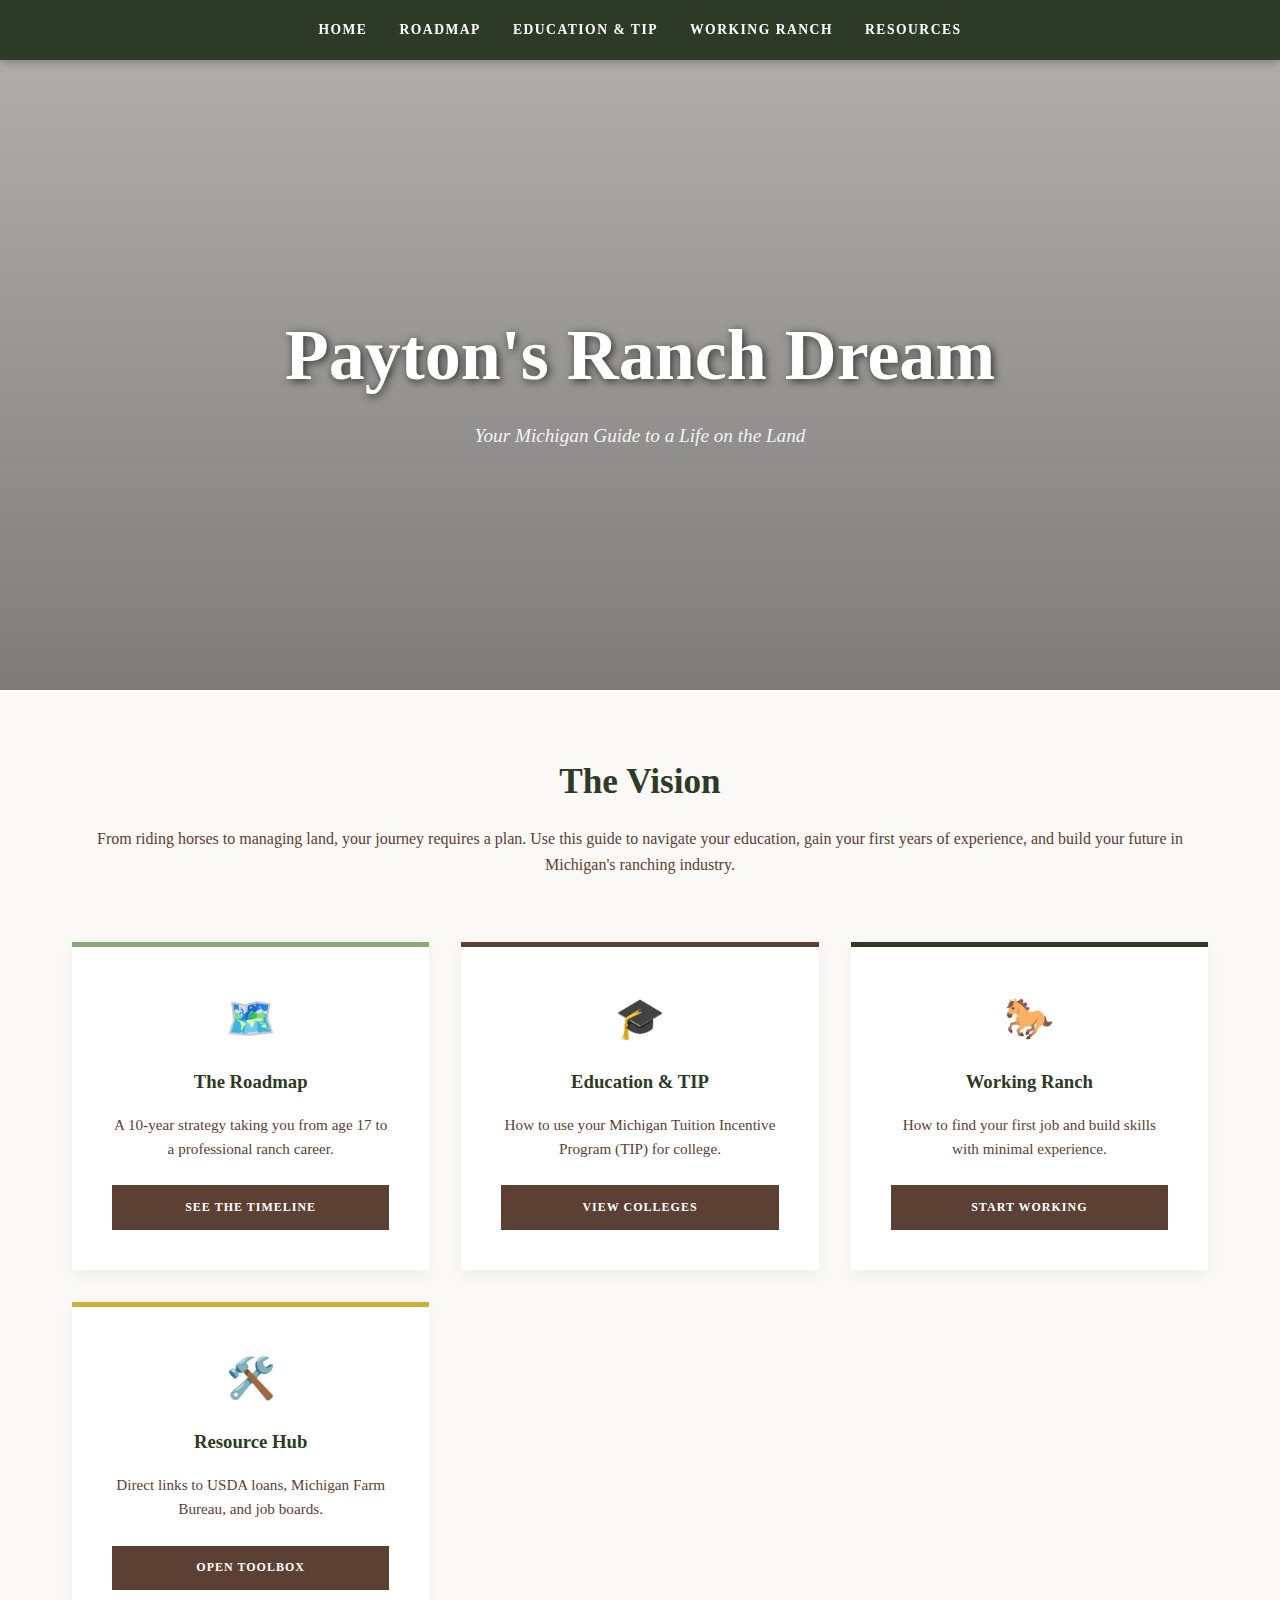
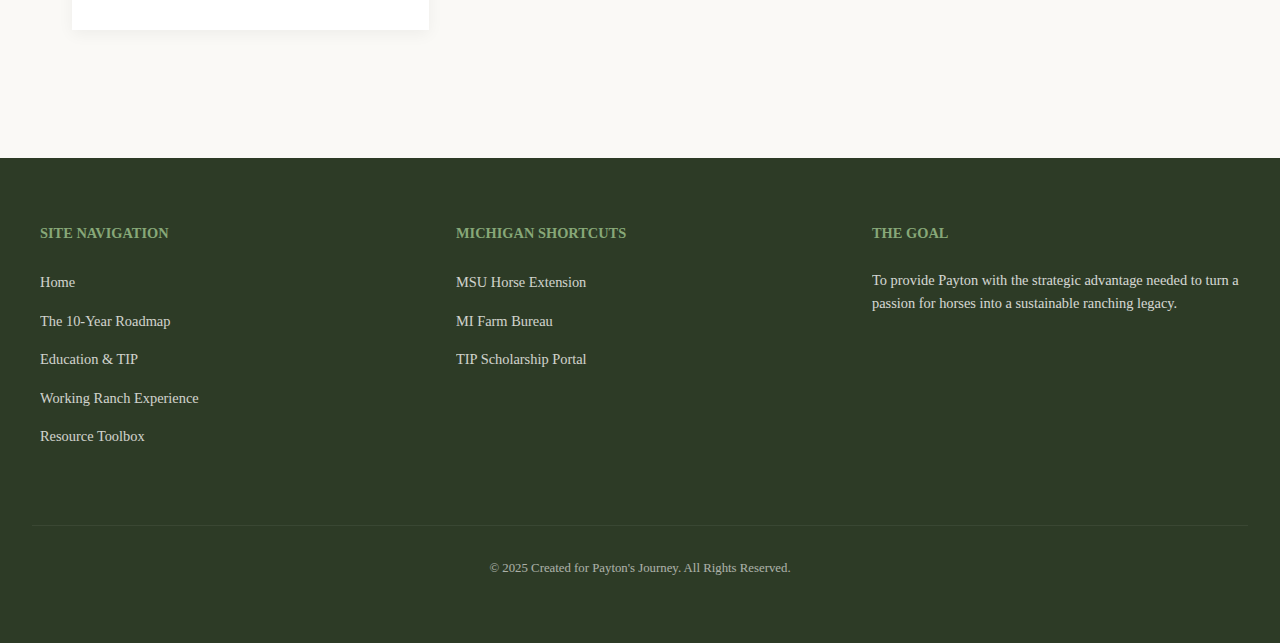
<file: index.html>
<!DOCTYPE html>
<html lang="en">
<head>
    <meta charset="UTF-8">
    <meta name="viewport" content="width=device-width, initial-scale=1.0">
    <title>Payton's Ranch Dream | Michigan Roadmap</title>
    <style>
        * { margin: 0; padding: 0; box-sizing: border-box; }

        :root {
            --earth-brown: #5C4033;
            --sage-green: #87a878;
            --deep-forest: #2d3b26;
            --cream: #FAF9F6;
            --white: #ffffff;
            --gold: #D4AF37;
        }

        body {
            font-family: 'Georgia', serif;
            line-height: 1.6;
            color: var(--earth-brown);
            background-color: var(--cream);
        }

        /* PERSISTENT NAVIGATION */
        nav {
            background: var(--deep-forest);
            padding: 1.2rem;
            display: flex;
            justify-content: center;
            gap: 2rem;
            position: sticky;
            top: 0;
            z-index: 1000;
            box-shadow: 0 2px 10px rgba(0,0,0,0.3);
        }

        nav a {
            color: var(--white);
            text-decoration: none;
            font-size: 0.85rem;
            font-weight: bold;
            text-transform: uppercase;
            letter-spacing: 1.5px;
            transition: color 0.3s;
        }

        nav a:hover {
            color: var(--sage-green);
        }

        /* HERO SECTION */
        .hero {
            background: linear-gradient(rgba(0,0,0,0.3), rgba(0,0,0,0.5)),
                        url('https://images.unsplash.com/photo-1598974357801-cbca100e65d3?auto=format&fit=crop&q=80&w=2000');
            background-size: cover;
            background-position: center;
            height: 70vh;
            display: flex;
            flex-direction: column;
            justify-content: center;
            align-items: center;
            text-align: center;
            color: var(--white);
        }

        .hero h1 {
            font-size: clamp(2.5rem, 8vw, 4.5rem);
            margin-bottom: 0.5rem;
            text-shadow: 2px 2px 8px rgba(0,0,0,0.7);
        }

        .hero p {
            font-size: 1.2rem;
            font-style: italic;
            opacity: 0.9;
        }

        /* MAIN CONTENT */
        .container {
            max-width: 1200px;
            margin: 0 auto;
            padding: 4rem 2rem;
        }

        .intro-text {
            text-align: center;
            margin-bottom: 4rem;
        }

        .intro-text h2 {
            font-size: 2.2rem;
            color: var(--deep-forest);
            margin-bottom: 1rem;
        }

        /* GRID CARDS */
        .cards-grid {
            display: grid;
            grid-template-columns: repeat(auto-fit, minmax(280px, 1fr));
            gap: 2rem;
        }

        .card {
            background: var(--white);
            padding: 2.5rem;
            border-top: 5px solid var(--sage-green);
            text-align: center;
            transition: transform 0.3s ease;
            box-shadow: 0 4px 15px rgba(0,0,0,0.05);
            display: flex;
            flex-direction: column;
            justify-content: space-between;
        }

        .card:hover {
            transform: translateY(-10px);
        }

        .card-icon { font-size: 2.5rem; margin-bottom: 1rem; display: block; }
        .card h3 { color: var(--deep-forest); margin-bottom: 1rem; }
        .card p { font-size: 0.95rem; margin-bottom: 1.5rem; }

        .card-link {
            text-decoration: none;
            background: var(--earth-brown);
            color: white;
            padding: 0.8rem;
            font-weight: bold;
            text-transform: uppercase;
            font-size: 0.75rem;
            letter-spacing: 1px;
        }

        /* FOOTER */
        footer {
            background: var(--deep-forest);
            color: white;
            padding: 4rem 2rem;
            margin-top: 4rem;
        }

        .footer-grid {
            max-width: 1200px;
            margin: 0 auto;
            display: grid;
            grid-template-columns: repeat(auto-fit, minmax(200px, 1fr));
            gap: 3rem;
            text-align: left;
        }

        .footer-col h4 {
            color: var(--sage-green);
            margin-bottom: 1.5rem;
            text-transform: uppercase;
            font-size: 0.9rem;
        }

        .footer-col ul { list-style: none; }
        .footer-col ul li { margin-bottom: 0.8rem; }
        .footer-col ul li a {
            color: var(--cream);
            text-decoration: none;
            font-size: 0.9rem;
            opacity: 0.8;
        }

        .footer-col ul li a:hover { opacity: 1; color: var(--white); }

        .copyright {
            text-align: center;
            margin-top: 4rem;
            padding-top: 2rem;
            border-top: 1px solid rgba(255,255,255,0.1);
            font-size: 0.8rem;
            opacity: 0.6;
        }
    </style>
</head>
<body>

    <nav>
        <a href="index.html">Home</a>
        <a href="roadmap.html">Roadmap</a>
        <a href="education.html">Education & TIP</a>
        <a href="working-ranch.html">Working Ranch</a>
        <a href="resources.html">Resources</a>
    </nav>

    <header class="hero">
        <h1>Payton's Ranch Dream</h1>
        <p>Your Michigan Guide to a Life on the Land</p>
    </header>

    <main class="container">
        <section class="intro-text">
            <h2>The Vision</h2>
            <p>From riding horses to managing land, your journey requires a plan. Use this guide to navigate your education, gain your first years of experience, and build your future in Michigan's ranching industry.</p>
        </section>

        <div class="cards-grid">
            <div class="card">
                <div>
                    <span class="card-icon">🗺️</span>
                    <h3>The Roadmap</h3>
                    <p>A 10-year strategy taking you from age 17 to a professional ranch career.</p>
                </div>
                <a href="roadmap.html" class="card-link">See the Timeline</a>
            </div>

            <div class="card" style="border-top-color: var(--earth-brown);">
                <div>
                    <span class="card-icon">🎓</span>
                    <h3>Education & TIP</h3>
                    <p>How to use your Michigan Tuition Incentive Program (TIP) for college.</p>
                </div>
                <a href="education.html" class="card-link">View Colleges</a>
            </div>

            <div class="card" style="border-top-color: var(--deep-forest);">
                <div>
                    <span class="card-icon">🐎</span>
                    <h3>Working Ranch</h3>
                    <p>How to find your first job and build skills with minimal experience.</p>
                </div>
                <a href="working-ranch.html" class="card-link">Start Working</a>
            </div>

            <div class="card" style="border-top-color: var(--gold);">
                <div>
                    <span class="card-icon">🛠️</span>
                    <h3>Resource Hub</h3>
                    <p>Direct links to USDA loans, Michigan Farm Bureau, and job boards.</p>
                </div>
                <a href="resources.html" class="card-link">Open Toolbox</a>
            </div>
        </div>
    </main>

    <footer>
        <div class="footer-grid">
            <div class="footer-col">
                <h4>Site Navigation</h4>
                <ul>
                    <li><a href="index.html">Home</a></li>
                    <li><a href="roadmap.html">The 10-Year Roadmap</a></li>
                    <li><a href="education.html">Education & TIP</a></li>
                    <li><a href="working-ranch.html">Working Ranch Experience</a></li>
                    <li><a href="resources.html">Resource Toolbox</a></li>
                </ul>
            </div>
            <div class="footer-col">
                <h4>Michigan Shortcuts</h4>
                <ul>
                    <li><a href="https://www.canr.msu.edu/horse_extension/" target="_blank">MSU Horse Extension</a></li>
                    <li><a href="https://www.michfb.com/" target="_blank">MI Farm Bureau</a></li>
                    <li><a href="https://www.michigan.gov/mistudentaid" target="_blank">TIP Scholarship Portal</a></li>
                </ul>
            </div>
            <div class="footer-col">
                <h4>The Goal</h4>
                <p style="font-size: 0.9rem; opacity: 0.8;">To provide Payton with the strategic advantage needed to turn a passion for horses into a sustainable ranching legacy.</p>
            </div>
        </div>
        <div class="copyright">
            &copy; 2025 Created for Payton's Journey. All Rights Reserved.
        </div>
    </footer>

</body>
</html>
</file>
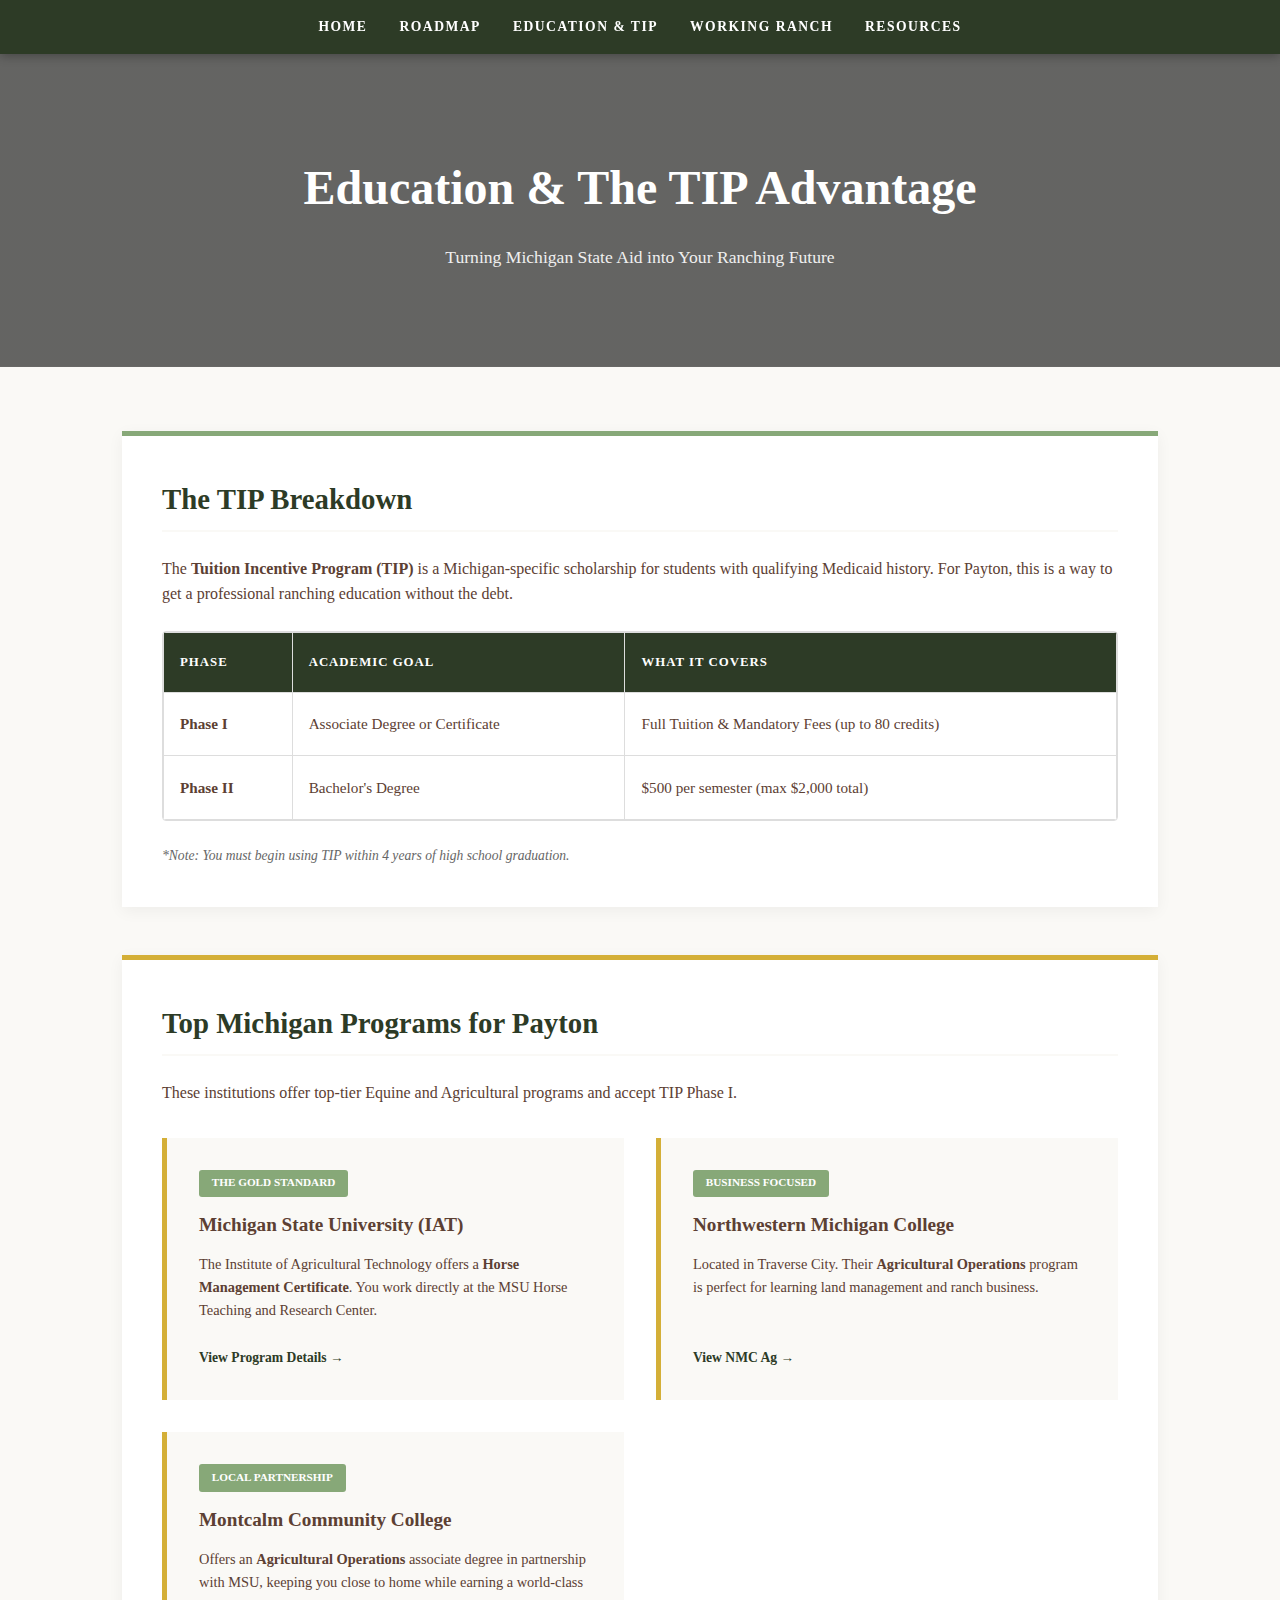
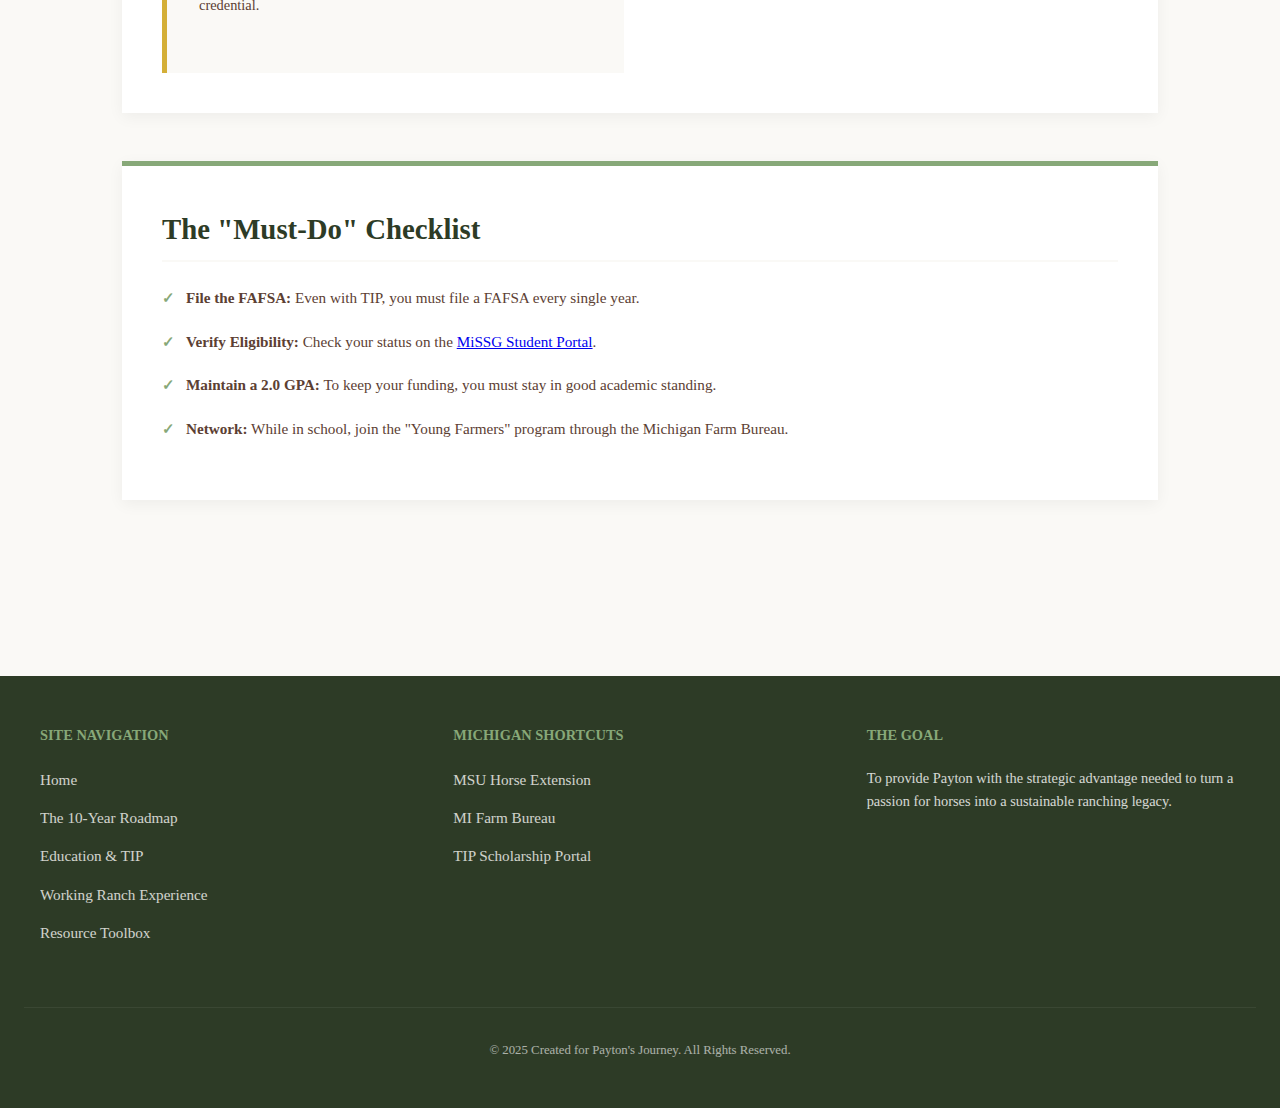
<file: education.html>
<!DOCTYPE html>
<html lang="en">
<head>
    <meta charset="UTF-8">
    <meta name="viewport" content="width=device-width, initial-scale=1.0">
    <title>Education & TIP | Payton's Ranch Dream</title>
    <style>
        /* CSS RESET & VARIABLES */
        * { margin: 0; padding: 0; box-sizing: border-box; }

        :root {
            --earth-brown: #5C4033;
            --sage-green: #87a878;
            --deep-forest: #2d3b26;
            --cream: #FAF9F6;
            --white: #ffffff;
            --gold: #D4AF37;
            --section-padding: 4rem 2rem;
        }

        body {
            font-family: 'Georgia', serif;
            line-height: 1.6;
            color: var(--earth-brown);
            background-color: var(--cream);
            -webkit-font-smoothing: antialiased;
        }

        /* PERSISTENT NAVIGATION (Matched) */
        nav {
            background: var(--deep-forest);
            padding: 1rem;
            display: flex;
            justify-content: center;
            flex-wrap: wrap;
            gap: 1rem 2rem;
            position: sticky;
            top: 0;
            z-index: 1000;
            box-shadow: 0 2px 10px rgba(0,0,0,0.3);
        }

        nav a {
            color: var(--white);
            text-decoration: none;
            font-size: 0.85rem;
            font-weight: bold;
            text-transform: uppercase;
            letter-spacing: 1.5px;
            transition: color 0.3s;
        }

        nav a:hover { color: var(--sage-green); }

        /* HEADER AREA */
        header {
            background: linear-gradient(rgba(0,0,0,0.6), rgba(0,0,0,0.6)),
                        url('https://images.unsplash.com/photo-1523240795612-9a054b0db644?auto=format&fit=crop&q=80&w=2000');
            background-size: cover;
            background-position: center;
            padding: clamp(4rem, 15vh, 6rem) 1.5rem;
            text-align: center;
            color: var(--white);
        }

        header h1 { font-size: clamp(1.8rem, 7vw, 3rem); margin-bottom: 1rem; }
        header p { font-size: clamp(0.9rem, 4vw, 1.1rem); opacity: 0.9; }

        /* MAIN CONTENT */
        .container {
            max-width: 1100px;
            margin: 0 auto;
            padding: var(--section-padding);
        }

        .section-box {
            background: var(--white);
            padding: 2.5rem;
            margin-bottom: 3rem;
            border-top: 5px solid var(--sage-green);
            box-shadow: 0 4px 15px rgba(0,0,0,0.05);
        }

        .section-box h2 { 
            color: var(--deep-forest); 
            margin-bottom: 1.5rem; 
            border-bottom: 2px solid var(--cream); 
            padding-bottom: 0.5rem;
            font-size: clamp(1.3rem, 5vw, 1.8rem);
        }

        /* RESPONSIVE TIP TABLE */
        .table-container {
            width: 100%;
            overflow-x: auto; /* Enables horizontal swipe on small screens */
            margin: 1.5rem 0;
            border-radius: 4px;
            border: 1px solid #ddd;
        }

        table {
            width: 100%;
            border-collapse: collapse;
            min-width: 600px; /* Ensures table content doesn't get squished */
            background: var(--white);
        }

        table th, table td {
            padding: 1.2rem 1rem;
            text-align: left;
            border: 1px solid #ddd;
            font-size: 0.95rem;
        }

        table th { background: var(--deep-forest); color: white; text-transform: uppercase; font-size: 0.8rem; letter-spacing: 1px; }

        /* COLLEGE CARDS */
        .college-grid {
            display: grid;
            grid-template-columns: repeat(auto-fit, minmax(300px, 1fr));
            gap: 2rem;
            margin-top: 2rem;
        }

        .college-card {
            background: var(--cream);
            padding: 2rem;
            border-left: 5px solid var(--gold);
            display: flex;
            flex-direction: column;
        }

        .college-card h3 { color: var(--earth-brown); margin: 0.8rem 0; font-size: 1.2rem; }
        .college-card p { font-size: 0.9rem; margin-bottom: 1.5rem; flex-grow: 1; }
        
        .tag {
            background: var(--sage-green);
            color: white;
            padding: 0.3rem 0.8rem;
            font-size: 0.7rem;
            font-weight: bold;
            text-transform: uppercase;
            border-radius: 3px;
            display: inline-block;
            width: fit-content;
        }

        .card-link {
            color: var(--deep-forest);
            font-weight: bold;
            text-decoration: none;
            font-size: 0.85rem;
            display: flex;
            align-items: center;
            gap: 5px;
            transition: gap 0.3s;
        }

        .card-link:hover { gap: 10px; color: var(--sage-green); }

        /* CHECKLIST */
        .checklist { list-style: none; }
        .checklist li {
            margin-bottom: 1.2rem;
            padding-left: 1.5rem;
            position: relative;
            font-size: 0.95rem;
        }
        .checklist li::before {
            content: '✓';
            position: absolute;
            left: 0;
            color: var(--sage-green);
            font-weight: bold;
        }

        /* FOOTER (Matched) */
        footer {
            background: var(--deep-forest);
            color: white;
            padding: 3rem 1.5rem;
            margin-top: 4rem;
        }

        .footer-grid {
            max-width: 1200px;
            margin: 0 auto;
            display: grid;
            grid-template-columns: repeat(auto-fit, minmax(250px, 1fr));
            gap: 2.5rem;
        }

        .footer-col h4 {
            color: var(--sage-green);
            margin-bottom: 1.2rem;
            text-transform: uppercase;
            font-size: 0.9rem;
        }

        .footer-col ul { list-style: none; }
        .footer-col ul li { margin-bottom: 0.8rem; }
        .footer-col ul li a {
            color: var(--cream);
            text-decoration: none;
            font-size: 0.95rem;
            opacity: 0.8;
            display: inline-block;
        }

        .footer-col ul li a:hover { opacity: 1; color: var(--white); }

        .copyright {
            text-align: center;
            margin-top: 3rem;
            padding-top: 2rem;
            border-top: 1px solid rgba(255,255,255,0.1);
            font-size: 0.8rem;
            opacity: 0.6;
        }

        /* --- MOBILE OPTIMIZATIONS --- */
        @media (max-width: 768px) {
            :root {
                --section-padding: 2.5rem 1.2rem;
            }

            nav { gap: 0.8rem 1.2rem; padding: 0.8rem; }
            nav a { font-size: 0.75rem; }

            .section-box { padding: 1.5rem; }

            .college-grid { grid-template-columns: 1fr; }
            
            .card-link {
                background: var(--deep-forest);
                color: white;
                padding: 1rem;
                justify-content: center;
                border-radius: 4px;
            }

            .footer-grid { text-align: center; }
            .footer-col { display: flex; flex-direction: column; align-items: center; }
        }
    </style>
</head>
<body>

    <nav>
        <a href="index.html">Home</a>
        <a href="roadmap.html">Roadmap</a>
        <a href="education.html">Education & TIP</a>
        <a href="working-ranch.html">Working Ranch</a>
        <a href="resources.html">Resources</a>
    </nav>

    <header>
        <h1>Education & The TIP Advantage</h1>
        <p>Turning Michigan State Aid into Your Ranching Future</p>
    </header>

    <main class="container">

        <section class="section-box">
            <h2>The TIP Breakdown</h2>
            <p>The <strong>Tuition Incentive Program (TIP)</strong> is a Michigan-specific scholarship for students with qualifying Medicaid history. For Payton, this is a way to get a professional ranching education without the debt.</p>
            
            <div class="table-container">
                <table>
                    <thead>
                        <tr>
                            <th>Phase</th>
                            <th>Academic Goal</th>
                            <th>What It Covers</th>
                        </tr>
                    </thead>
                    <tbody>
                        <tr>
                            <td><strong>Phase I</strong></td>
                            <td>Associate Degree or Certificate</td>
                            <td>Full Tuition & Mandatory Fees (up to 80 credits)</td>
                        </tr>
                        <tr>
                            <td><strong>Phase II</strong></td>
                            <td>Bachelor's Degree</td>
                            <td>$500 per semester (max $2,000 total)</td>
                        </tr>
                    </tbody>
                </table>
            </div>
            <p style="font-size: 0.85rem; font-style: italic; color: #666;">*Note: You must begin using TIP within 4 years of high school graduation.</p>
        </section>

        <section class="section-box" style="border-top-color: var(--gold);">
            <h2>Top Michigan Programs for Payton</h2>
            <p>These institutions offer top-tier Equine and Agricultural programs and accept TIP Phase I.</p>

            <div class="college-grid">
                <div class="college-card">
                    <span class="tag">The Gold Standard</span>
                    <h3>Michigan State University (IAT)</h3>
                    <p>The Institute of Agricultural Technology offers a <strong>Horse Management Certificate</strong>. You work directly at the MSU Horse Teaching and Research Center.</p>
                    <a href="https://www.canr.msu.edu/iat/horse_management" target="_blank" class="card-link">View Program Details →</a>
                </div>

                <div class="college-card">
                    <span class="tag">Business Focused</span>
                    <h3>Northwestern Michigan College</h3>
                    <p>Located in Traverse City. Their <strong>Agricultural Operations</strong> program is perfect for learning land management and ranch business.</p>
                    <a href="https://www.nmc.edu/programs/academic-programs/agriculture/" target="_blank" class="card-link">View NMC Ag →</a>
                </div>

                <div class="college-card">
                    <span class="tag">Local Partnership</span>
                    <h3>Montcalm Community College</h3>
                    <p>Offers an <strong>Agricultural Operations</strong> associate degree in partnership with MSU, keeping you close to home while earning a world-class credential.</p>
                </div>
            </div>
        </section>

        <section class="section-box">
            <h2>The "Must-Do" Checklist</h2>
            <ul class="checklist">
                <li><strong>File the FAFSA:</strong> Even with TIP, you must file a FAFSA every single year.</li>
                <li><strong>Verify Eligibility:</strong> Check your status on the <a href="https://www.michigan.gov/mistudentaid" target="_blank">MiSSG Student Portal</a>.</li>
                <li><strong>Maintain a 2.0 GPA:</strong> To keep your funding, you must stay in good academic standing.</li>
                <li><strong>Network:</strong> While in school, join the "Young Farmers" program through the Michigan Farm Bureau.</li>
            </ul>
        </section>

    </main>

    <footer>
        <div class="footer-grid">
            <div class="footer-col">
                <h4>Site Navigation</h4>
                <ul>
                    <li><a href="index.html">Home</a></li>
                    <li><a href="roadmap.html">The 10-Year Roadmap</a></li>
                    <li><a href="education.html">Education & TIP</a></li>
                    <li><a href="working-ranch.html">Working Ranch Experience</a></li>
                    <li><a href="resources.html">Resource Toolbox</a></li>
                </ul>
            </div>
            <div class="footer-col">
                <h4>Michigan Shortcuts</h4>
                <ul>
                    <li><a href="https://www.canr.msu.edu/horse_extension/" target="_blank">MSU Horse Extension</a></li>
                    <li><a href="https://www.michfb.com/" target="_blank">MI Farm Bureau</a></li>
                    <li><a href="https://www.michigan.gov/mistudentaid" target="_blank">TIP Scholarship Portal</a></li>
                </ul>
            </div>
            <div class="footer-col">
                <h4>The Goal</h4>
                <p style="font-size: 0.9rem; opacity: 0.8;">To provide Payton with the strategic advantage needed to turn a passion for horses into a sustainable ranching legacy.</p>
            </div>
        </div>
        <div class="copyright">
            &copy; 2025 Created for Payton's Journey. All Rights Reserved.
        </div>
    </footer>

</body>
</html>
</file>
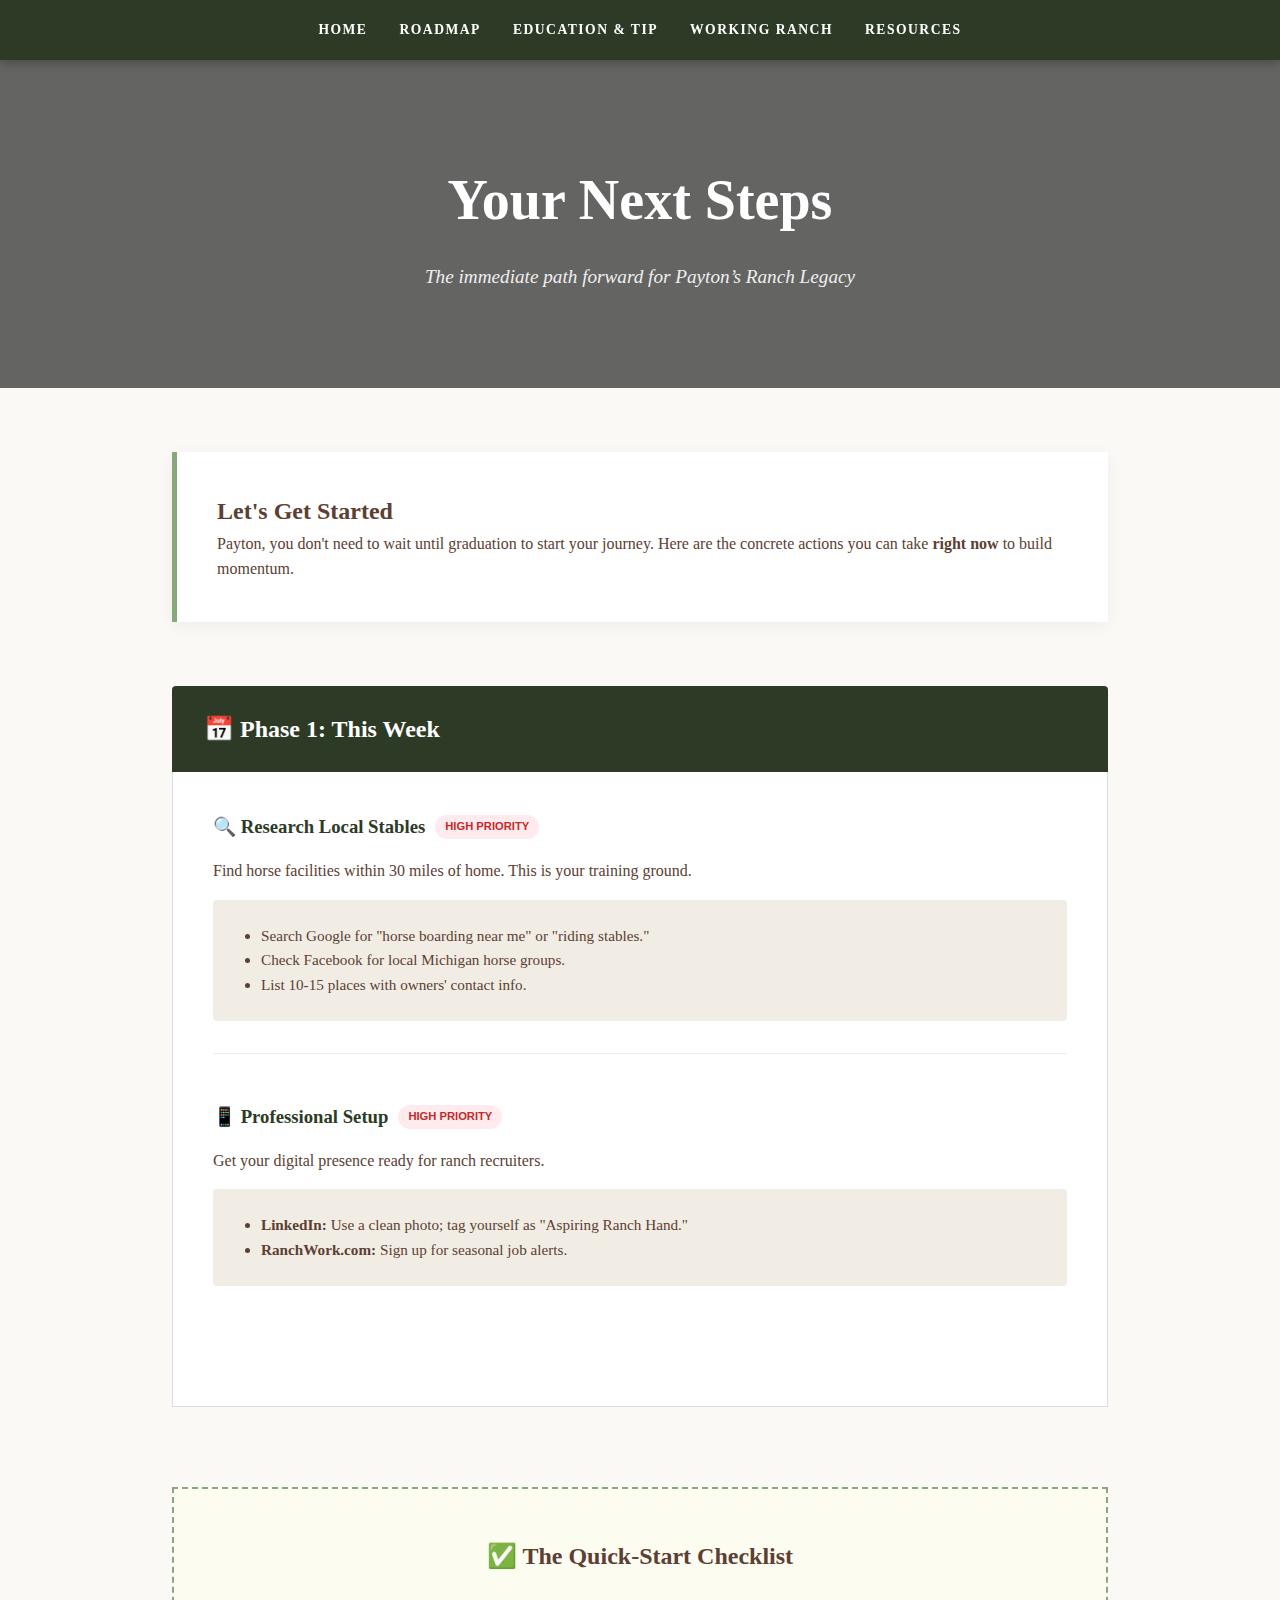
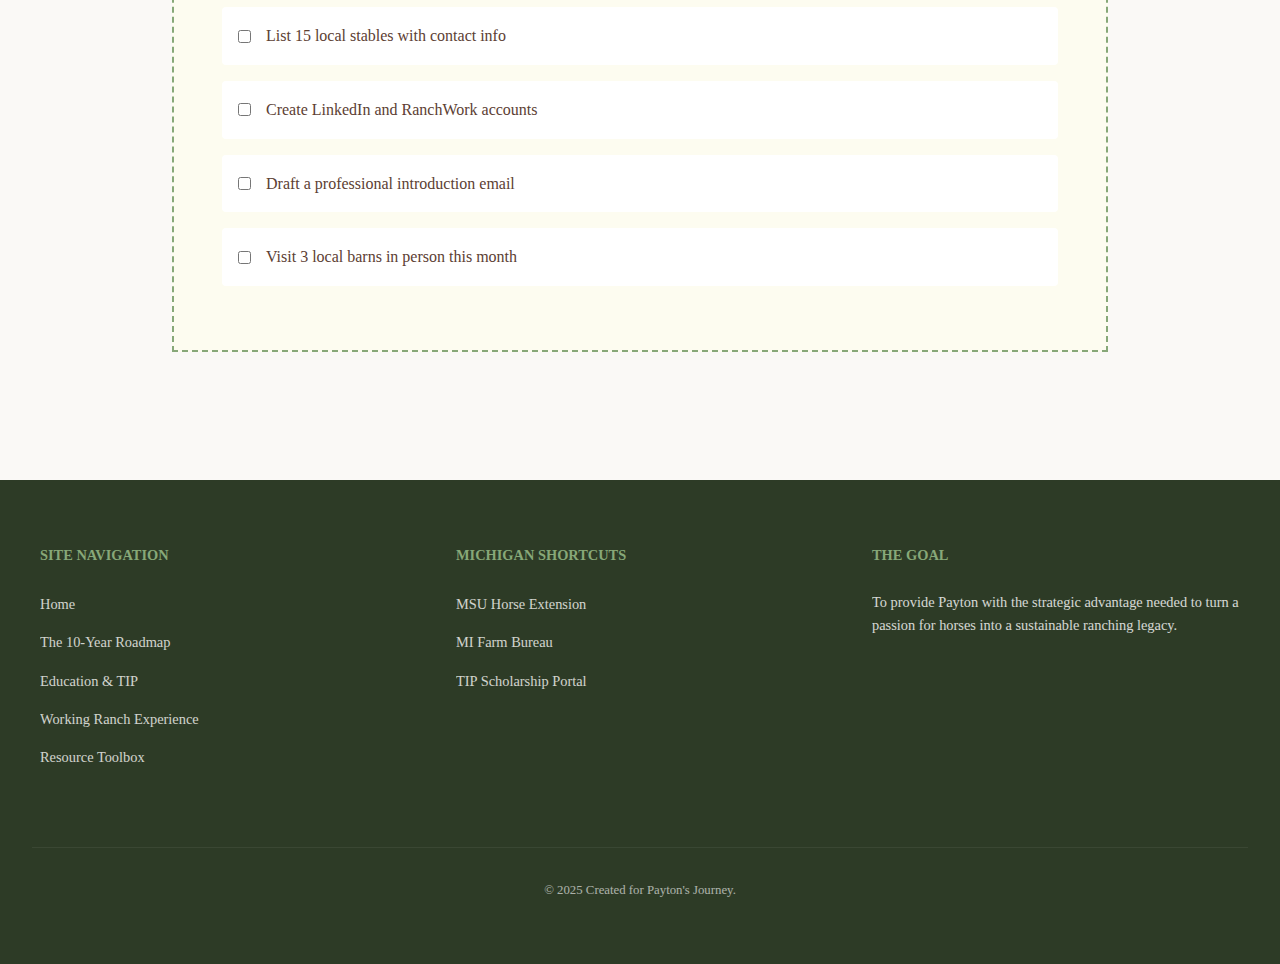
<file: next-steps.html>
<!DOCTYPE html>
<html lang="en">
<head>
    <meta charset="UTF-8">
    <meta name="viewport" content="width=device-width, initial-scale=1.0">
    <title>Next Steps | Payton's Ranch Dream</title>
    <style>
        * { margin: 0; padding: 0; box-sizing: border-box; }

        :root {
            --earth-brown: #5C4033;
            --sage-green: #87a878;
            --deep-forest: #2d3b26;
            --cream: #FAF9F6;
            --white: #ffffff;
            --gold: #D4AF37;
            --light-tan: #f2ede4;
        }

        body {
            font-family: 'Georgia', serif;
            line-height: 1.6;
            color: var(--earth-brown);
            background-color: var(--cream);
        }

        /* PERSISTENT NAVIGATION (Matches Homepage) */
        nav {
            background: var(--deep-forest);
            padding: 1.2rem;
            display: flex;
            justify-content: center;
            gap: 2rem;
            position: sticky;
            top: 0;
            z-index: 1000;
            box-shadow: 0 2px 10px rgba(0,0,0,0.3);
        }

        nav a {
            color: var(--white);
            text-decoration: none;
            font-size: 0.85rem;
            font-weight: bold;
            text-transform: uppercase;
            letter-spacing: 1.5px;
            transition: color 0.3s;
        }

        nav a:hover { color: var(--sage-green); }

        /* HEADER AREA */
        header {
            background: linear-gradient(rgba(0,0,0,0.6), rgba(0,0,0,0.6)),
                        url('https://images.unsplash.com/photo-1516733725897-1aa73b87c8e8?auto=format&fit=crop&q=80&w=2000');
            background-size: cover;
            background-position: center;
            padding: 6rem 2rem;
            text-align: center;
            color: var(--white);
        }

        header h1 { font-size: 3.5rem; margin-bottom: 1rem; }
        header p { font-style: italic; font-size: 1.2rem; opacity: 0.9; }

        .container {
            max-width: 1000px;
            margin: 0 auto;
            padding: 4rem 2rem;
        }

        /* SECTION STYLING */
        .intro-section {
            background: var(--white);
            padding: 2.5rem;
            border-left: 5px solid var(--sage-green);
            margin-bottom: 4rem;
            box-shadow: 0 4px 15px rgba(0,0,0,0.05);
        }

        .timeline-section { margin-bottom: 5rem; }
        
        .timeline-header {
            background: var(--deep-forest);
            color: white;
            padding: 1.5rem 2rem;
            border-radius: 4px 4px 0 0;
        }

        .timeline-content {
            background: white;
            padding: 2.5rem;
            border: 1px solid #ddd;
            border-top: none;
        }

        /* ACTION ITEMS */
        .action-item {
            margin-bottom: 3rem;
            padding-bottom: 2rem;
            border-bottom: 1px solid #eee;
        }

        .action-item:last-child { border-bottom: none; }

        .action-item h3 {
            display: flex;
            align-items: center;
            gap: 10px;
            color: var(--deep-forest);
            margin-bottom: 1rem;
        }

        .priority {
            font-family: sans-serif;
            font-size: 0.7rem;
            padding: 3px 10px;
            border-radius: 20px;
            font-weight: bold;
        }

        .priority-high { background: #ffebee; color: #c62828; }
        .priority-medium { background: #fff3e0; color: #ef6c00; }

        .action-steps {
            background: var(--light-tan);
            padding: 1.5rem;
            margin-top: 1rem;
            border-radius: 4px;
        }

        .action-steps ul { margin-left: 1.5rem; font-size: 0.95rem; }

        /* CHECKLIST BOX */
        .checklist-box {
            background: #fdfcf0;
            border: 2px dashed var(--sage-green);
            padding: 3rem;
            margin-top: 4rem;
        }

        .checklist-item {
            display: flex;
            align-items: center;
            gap: 15px;
            margin-bottom: 1rem;
            background: white;
            padding: 1rem;
            border-radius: 4px;
        }

        /* FOOTER (Exact match to home/resources) */
        footer {
            background: var(--deep-forest);
            color: white;
            padding: 4rem 2rem;
            margin-top: 4rem;
        }

        .footer-grid {
            max-width: 1200px;
            margin: 0 auto;
            display: grid;
            grid-template-columns: repeat(auto-fit, minmax(200px, 1fr));
            gap: 3rem;
        }

        .footer-col h4 {
            color: var(--sage-green);
            margin-bottom: 1.5rem;
            text-transform: uppercase;
            font-size: 0.9rem;
        }

        .footer-col ul { list-style: none; }
        .footer-col ul li { margin-bottom: 0.8rem; }
        .footer-col ul li a {
            color: var(--cream);
            text-decoration: none;
            font-size: 0.9rem;
            opacity: 0.8;
        }

        .copyright {
            text-align: center;
            margin-top: 4rem;
            padding-top: 2rem;
            border-top: 1px solid rgba(255,255,255,0.1);
            font-size: 0.8rem;
            opacity: 0.6;
        }
    </style>
</head>
<body>

    <nav>
        <a href="index.html">Home</a>
        <a href="roadmap.html">Roadmap</a>
        <a href="education.html">Education & TIP</a>
        <a href="working-ranch.html">Working Ranch</a>
        <a href="resources.html">Resources</a>
    </nav>

    <header>
        <h1>Your Next Steps</h1>
        <p>The immediate path forward for Payton’s Ranch Legacy</p>
    </header>

    <div class="container">
        <section class="intro-section">
            <h2>Let's Get Started</h2>
            <p>Payton, you don't need to wait until graduation to start your journey. Here are the concrete actions you can take <strong>right now</strong> to build momentum.</p>
        </section>

        <div class="timeline-section">
            <div class="timeline-header">
                <h2>📅 Phase 1: This Week</h2>
            </div>
            <div class="timeline-content">
                <div class="action-item">
                    <h3>🔍 Research Local Stables <span class="priority priority-high">HIGH PRIORITY</span></h3>
                    <p>Find horse facilities within 30 miles of home. This is your training ground.</p>
                    <div class="action-steps">
                        <ul>
                            <li>Search Google for "horse boarding near me" or "riding stables."</li>
                            <li>Check Facebook for local Michigan horse groups.</li>
                            <li>List 10-15 places with owners' contact info.</li>
                        </ul>
                    </div>
                </div>

                <div class="action-item">
                    <h3>📱 Professional Setup <span class="priority priority-high">HIGH PRIORITY</span></h3>
                    <p>Get your digital presence ready for ranch recruiters.</p>
                    <div class="action-steps">
                        <ul>
                            <li><strong>LinkedIn:</strong> Use a clean photo; tag yourself as "Aspiring Ranch Hand."</li>
                            <li><strong>RanchWork.com:</strong> Sign up for seasonal job alerts.</li>
                        </ul>
                    </div>
                </div>
            </div>
        </div>

        <div class="checklist-box">
            <h2 style="text-align: center; margin-bottom: 2rem;">✅ The Quick-Start Checklist</h2>
            <div class="checklist-item">
                <input type="checkbox"> <label>List 15 local stables with contact info</label>
            </div>
            <div class="checklist-item">
                <input type="checkbox"> <label>Create LinkedIn and RanchWork accounts</label>
            </div>
            <div class="checklist-item">
                <input type="checkbox"> <label>Draft a professional introduction email</label>
            </div>
            <div class="checklist-item">
                <input type="checkbox"> <label>Visit 3 local barns in person this month</label>
            </div>
        </div>
    </div>

    <footer>
        <div class="footer-grid">
            <div class="footer-col">
                <h4>Site Navigation</h4>
                <ul>
                    <li><a href="index.html">Home</a></li>
                    <li><a href="roadmap.html">The 10-Year Roadmap</a></li>
                    <li><a href="education.html">Education & TIP</a></li>
                    <li><a href="working-ranch.html">Working Ranch Experience</a></li>
                    <li><a href="resources.html">Resource Toolbox</a></li>
                </ul>
            </div>
            <div class="footer-col">
                <h4>Michigan Shortcuts</h4>
                <ul>
                    <li><a href="#">MSU Horse Extension</a></li>
                    <li><a href="#">MI Farm Bureau</a></li>
                    <li><a href="#">TIP Scholarship Portal</a></li>
                </ul>
            </div>
            <div class="footer-col">
                <h4>The Goal</h4>
                <p style="font-size: 0.9rem; opacity: 0.8;">To provide Payton with the strategic advantage needed to turn a passion for horses into a sustainable ranching legacy.</p>
            </div>
        </div>
        <div class="copyright">&copy; 2025 Created for Payton's Journey.</div>
    </footer>

</body>
</html>
</file>
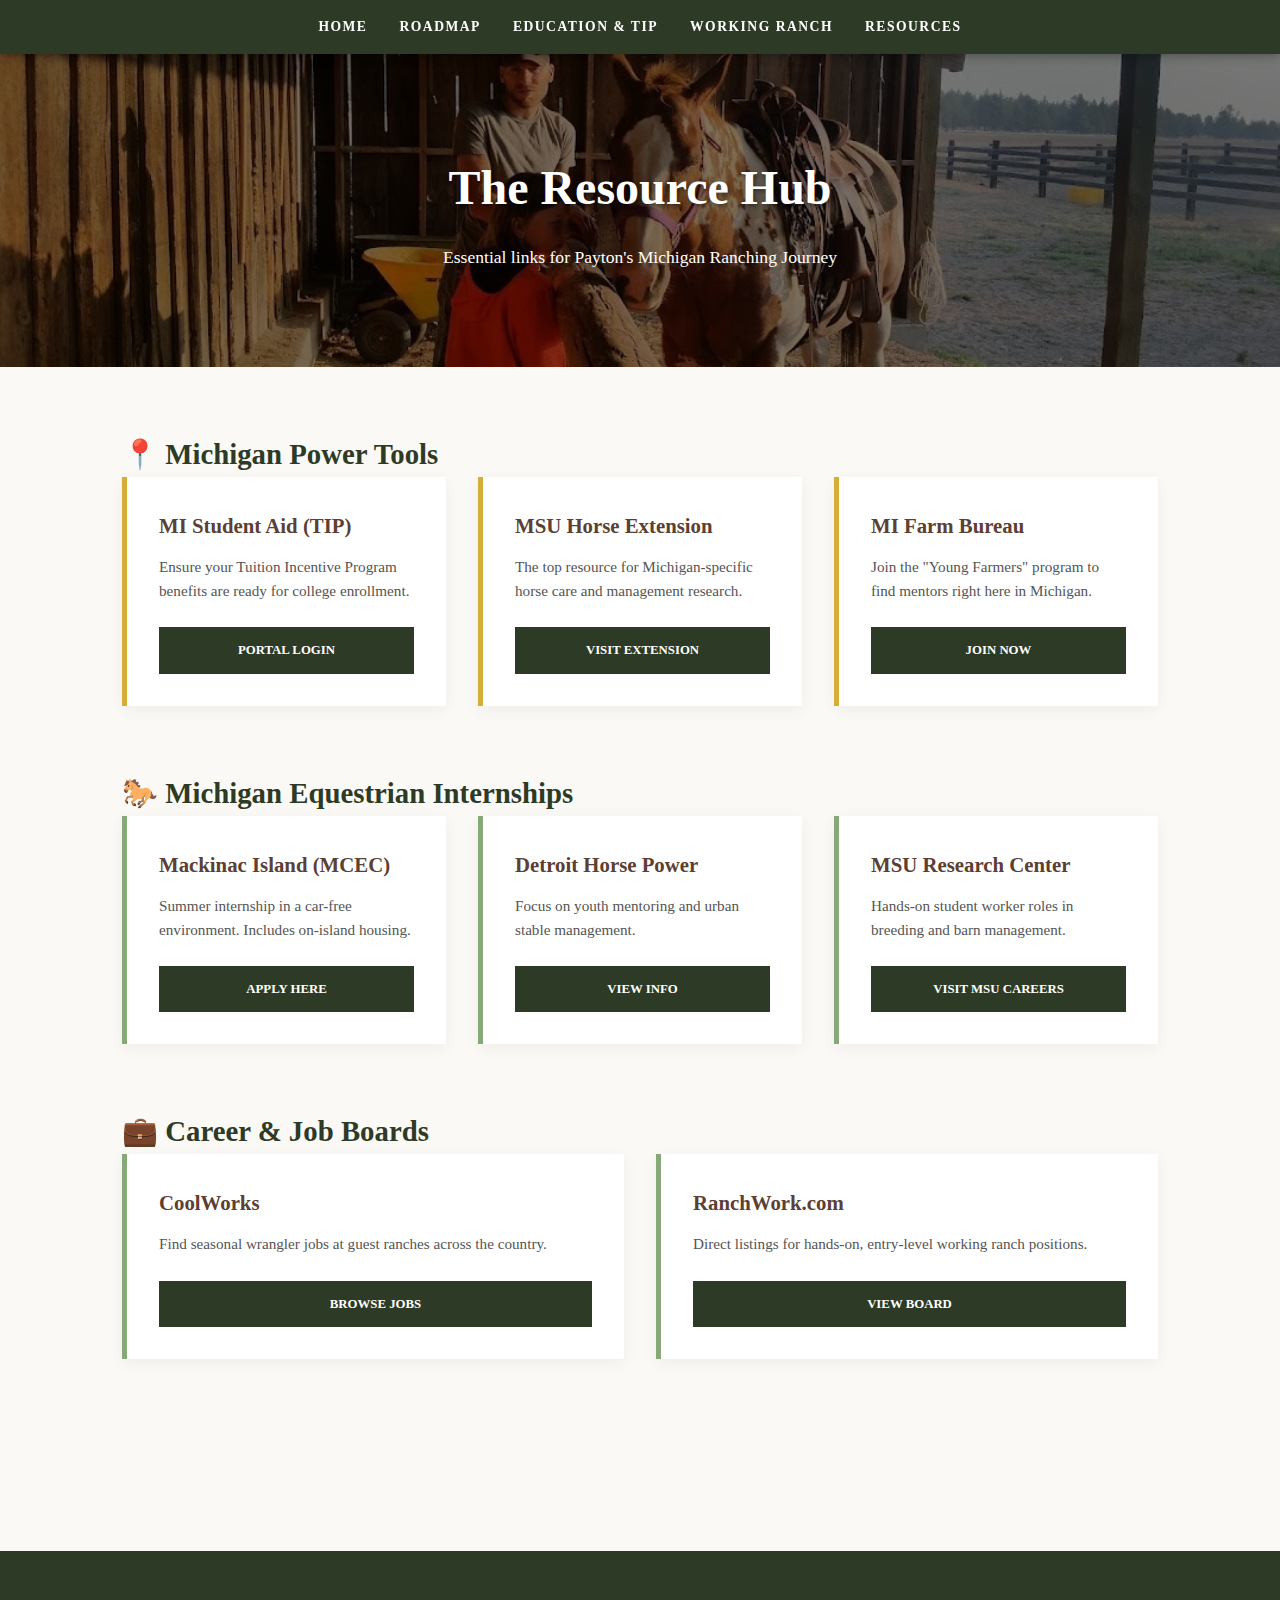
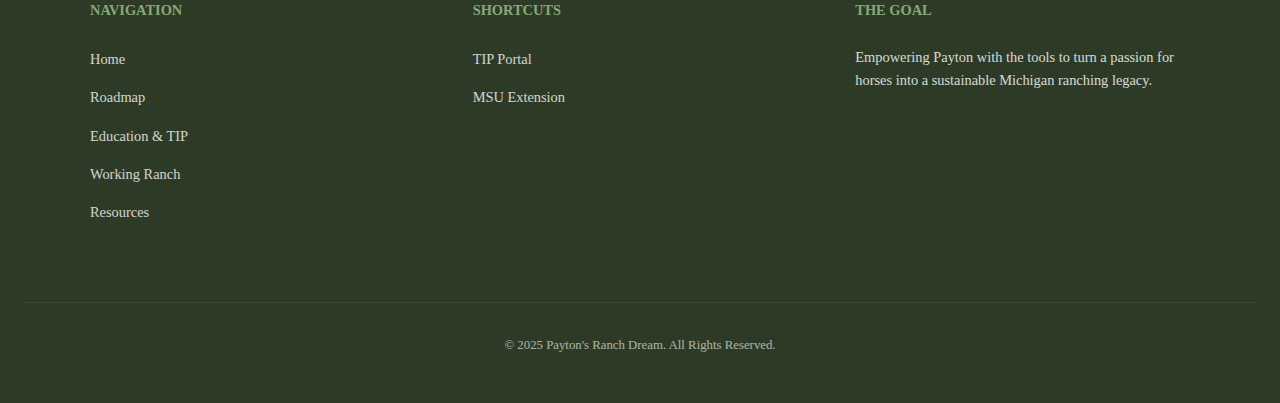
<file: resources.html>
<!DOCTYPE html>
<html lang="en">
<head>
    <meta charset="UTF-8">
    <meta name="viewport" content="width=device-width, initial-scale=1.0">
    <title>Resources | Payton's Ranch Dream</title>
    <style>
        * { margin: 0; padding: 0; box-sizing: border-box; }

        :root {
            --earth-brown: #5C4033;
            --sage-green: #87a878;
            --deep-forest: #2d3b26;
            --cream: #FAF9F6;
            --white: #ffffff;
            --gold: #D4AF37;
            --section-padding: 4rem 2rem;
        }

        body {
            font-family: 'Georgia', serif;
            line-height: 1.6;
            color: var(--earth-brown);
            background-color: var(--cream);
            -webkit-font-smoothing: antialiased;
        }

        /* PERSISTENT NAVIGATION - MOBILE FIRST */
        nav {
            background: var(--deep-forest);
            padding: 1rem;
            display: flex;
            justify-content: center;
            flex-wrap: wrap; /* KEY FIX: Allows wrapping on small screens */
            gap: 1rem 2rem; /* vertical gap smaller than horizontal */
            position: sticky;
            top: 0;
            z-index: 1000;
            box-shadow: 0 2px 10px rgba(0,0,0,0.3);
        }

        nav a {
            color: var(--white);
            text-decoration: none;
            font-size: 0.85rem;
            font-weight: bold;
            text-transform: uppercase;
            letter-spacing: 1.5px;
            transition: color 0.3s;
            white-space: nowrap; /* Prevents text wrapping inside links */
        }

        nav a:hover { color: var(--sage-green); }

        /* HEADER AREA */
        header {
            background: linear-gradient(rgba(0,0,0,0.5), rgba(0,0,0,0.5)),
                        url('resource.cover.jpg');
            background-size: cover;
            background-position: center;
            padding: clamp(4rem, 12vh, 6rem) 1.5rem; /* Responsive padding */
            text-align: center;
            color: var(--white);
        }

        header h1 { 
            font-size: clamp(2rem, 8vw, 3rem); /* Scales with screen size */
            margin-bottom: 1rem; 
            text-shadow: 2px 2px 4px rgba(0,0,0,0.5); 
        }

        header p {
            font-size: clamp(0.9rem, 4vw, 1.1rem);
        }

        /* MAIN CONTENT */
        .container {
            max-width: 1100px; /* Matched to Education Page */
            margin: 0 auto;
            padding: var(--section-padding);
        }

       .section-intro h2 { 
            color: var(--deep-forest); 
            font-size: clamp(1.4rem, 5vw, 1.8rem); /* Responsive heading */
        }

        .section-intro h2 { color: var(--deep-forest); }

        /* RESOURCE GRIDS */
        .resource-grid {
            display: grid;
            grid-template-columns: repeat(auto-fit, minmax(280px, 1fr)); /* Smaller min for mobile */
            gap: 2rem;
            margin-bottom: 4rem;
        }

        .resource-card {
            background: var(--white);
            padding: 2rem;
            border-left: 5px solid var(--sage-green);
            box-shadow: 0 4px 15px rgba(0,0,0,0.05);
            display: flex;
            flex-direction: column;
            justify-content: space-between;
        }

        .resource-card h3 { 
            color: var(--earth-brown); 
            margin-bottom: 0.8rem; 
            font-size: clamp(1.1rem, 4vw, 1.3rem);
        }
        .resource-card p { font-size: 0.95rem; margin-bottom: 1.5rem; color: #555; }

        .btn {
            text-decoration: none;
            background: var(--deep-forest);
            color: white;
            padding: 0.8rem 1.2rem;
            font-weight: bold;
            text-transform: uppercase;
            font-size: 0.8rem;
            text-align: center;
            transition: background 0.3s;
        }

        .btn:hover { background: var(--earth-brown); }

        /* FOOTER */
        footer {
            background: var(--deep-forest);
            color: white;
            padding: 3rem 1.5rem; /* Reduced padding on mobile */
            margin-top: 4rem;
        }

        .footer-grid {
            max-width: 1100px;
            margin: 0 auto;
            display: grid;
            grid-template-columns: repeat(auto-fit, minmax(200px, 1fr));
            gap: 3rem;
        }

        .footer-col h4 { color: var(--sage-green); margin-bottom: 1.5rem; text-transform: uppercase; font-size: 0.9rem; }
        .footer-col ul { list-style: none; }
        .footer-col ul li { margin-bottom: 0.8rem; }
        .footer-col ul li a { color: var(--cream); text-decoration: none; font-size: 0.9rem; opacity: 0.8; }
        .footer-col ul li a:hover { opacity: 1; color: var(--white); }

        .copyright {
            text-align: center;
            margin-top: 4rem;
            padding-top: 2rem;
            border-top: 1px solid rgba(255,255,255,0.1);
            font-size: 0.8rem;
            opacity: 0.6;
        }
        /* --- MOBILE OPTIMIZATIONS --- */
        @media (max-width: 768px) {
            :root {
                --section-padding: 2rem 1rem; /* Less padding on mobile */
            }

            nav {
                gap: 0.8rem 1.2rem; /* Tighter spacing */
                padding: 0.8rem;
            }

            nav a {
                font-size: 0.75rem; /* Slightly smaller text */
                letter-spacing: 1px;
            }

            .resource-grid {
                grid-template-columns: 1fr; /* Single column on small screens */
                gap: 1.5rem;
            }

            .resource-card {
                padding: 1.5rem;
            }

            .footer-grid {
                grid-template-columns: 1fr; /* Stack footer columns */
                text-align: center;
                gap: 2rem;
            }

            .footer-col {
                display: flex;
                flex-direction: column;
                align-items: center;
            }
        }

        /* Extra small phones */
        @media (max-width: 480px) {
            nav a {
                font-size: 0.7rem;
                letter-spacing: 0.5px;
            }

            header h1 {
                font-size: 1.8rem;
            }
        }
    </style>
</head>
<body>

    <nav>
        <a href="index.html">Home</a>
        <a href="roadmap.html">Roadmap</a>
        <a href="education.html">Education & TIP</a>
        <a href="working-ranch.html">Working Ranch</a>
        <a href="resources.html">Resources</a>
    </nav>

    <header>
        <h1>The Resource Hub</h1>
        <p>Essential links for Payton's Michigan Ranching Journey</p>
    </header>

    <main class="container">
        
        <div class="section-intro">
            <h2>📍 Michigan Power Tools</h2>
        </div>
        <div class="resource-grid">
            <div class="resource-card" style="border-left-color: var(--gold);">
                <h3>MI Student Aid (TIP)</h3>
                <p>Ensure your Tuition Incentive Program benefits are ready for college enrollment.</p>
                <a href="https://www.michigan.gov/mistudentaid" target="_blank" class="btn">Portal Login</a>
            </div>
            <div class="resource-card" style="border-left-color: var(--gold);">
                <h3>MSU Horse Extension</h3>
                <p>The top resource for Michigan-specific horse care and management research.</p>
                <a href="https://www.canr.msu.edu/horse_extension/" target="_blank" class="btn">Visit Extension</a>
            </div>
            <div class="resource-card" style="border-left-color: var(--gold);">
                <h3>MI Farm Bureau</h3>
                <p>Join the "Young Farmers" program to find mentors right here in Michigan.</p>
                <a href="https://www.michfb.com" target="_blank" class="btn">Join Now</a>
            </div>
        </div>

        <div class="section-intro">
            <h2>🐎 Michigan Equestrian Internships</h2>
        </div>
        <div class="resource-grid">
            <div class="resource-card">
                <h3>Mackinac Island (MCEC)</h3>
                <p>Summer internship in a car-free environment. Includes on-island housing.</p>
                <a href="https://www.mackinachorses.org/employment" target="_blank" class="btn">Apply Here</a>
            </div>
            <div class="resource-card">
                <h3>Detroit Horse Power</h3>
                <p>Focus on youth mentoring and urban stable management.</p>
                <a href="https://www.detroithorsepower.org/jobs" target="_blank" class="btn">View Info</a>
            </div>
            <div class="resource-card">
                <h3>MSU Research Center</h3>
                <p>Hands-on student worker roles in breeding and barn management.</p>
                <a href="https://www.canr.msu.edu/jobs/summer-internship-program-many-positions-across-mi" target="_blank" class="btn">Visit MSU Careers</a>
            </div>
        </div>

        <div class="section-intro">
            <h2>💼 Career & Job Boards</h2>
        </div>
        <div class="resource-grid">
            <div class="resource-card">
                <h3>CoolWorks</h3>
                <p>Find seasonal wrangler jobs at guest ranches across the country.</p>
                <a href="https://www.coolworks.com/ranch-jobs" target="_blank" class="btn">Browse Jobs</a>
            </div>
            <div class="resource-card">
                <h3>RanchWork.com</h3>
                <p>Direct listings for hands-on, entry-level working ranch positions.</p>
                <a href="https://www.ranchwork.com" target="_blank" class="btn">View Board</a>
            </div>
        </div>

    </main>

    <footer>
        <div class="footer-grid">
            <div class="footer-col">
                <h4>Navigation</h4>
                <ul>
                    <li><a href="index.html">Home</a></li>
                    <li><a href="roadmap.html">Roadmap</a></li>
                    <li><a href="education.html">Education & TIP</a></li>
                    <li><a href="working-ranch.html">Working Ranch</a></li>
                    <li><a href="resources.html">Resources</a></li>
                </ul>
            </div>
            <div class="footer-col">
                <h4>Shortcuts</h4>
                <ul>
                    <li><a href="https://www.michigan.gov/mistudentaid" target="_blank">TIP Portal</a></li>
                    <li><a href="https://www.canr.msu.edu/horse_extension/" target="_blank">MSU Extension</a></li>
                </ul>
            </div>
            <div class="footer-col">
                <h4>The Goal</h4>
                <p style="font-size: 0.9rem; opacity: 0.8;">Empowering Payton with the tools to turn a passion for horses into a sustainable Michigan ranching legacy.</p>
            </div>
        </div>
        <div class="copyright">
            &copy; 2025 Payton's Ranch Dream. All Rights Reserved.
        </div>
    </footer>

</body>
</html>
</file>
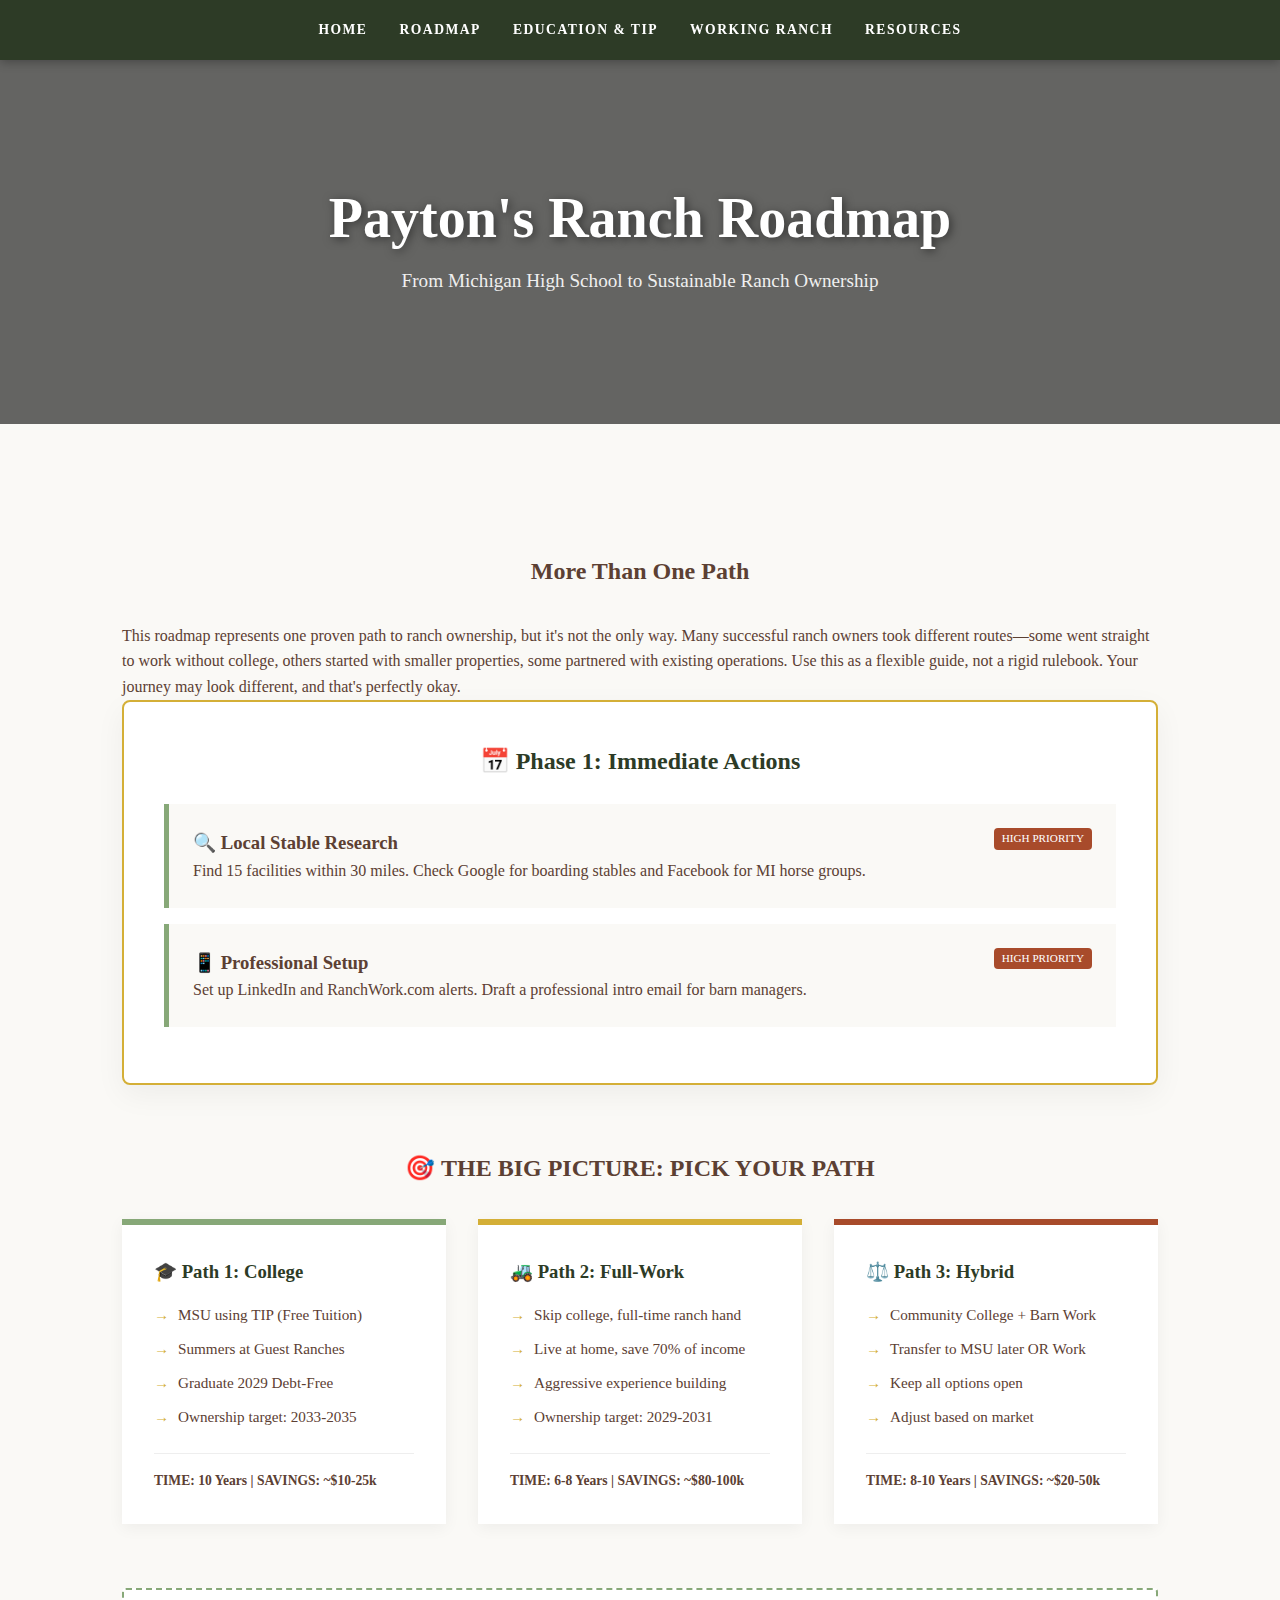
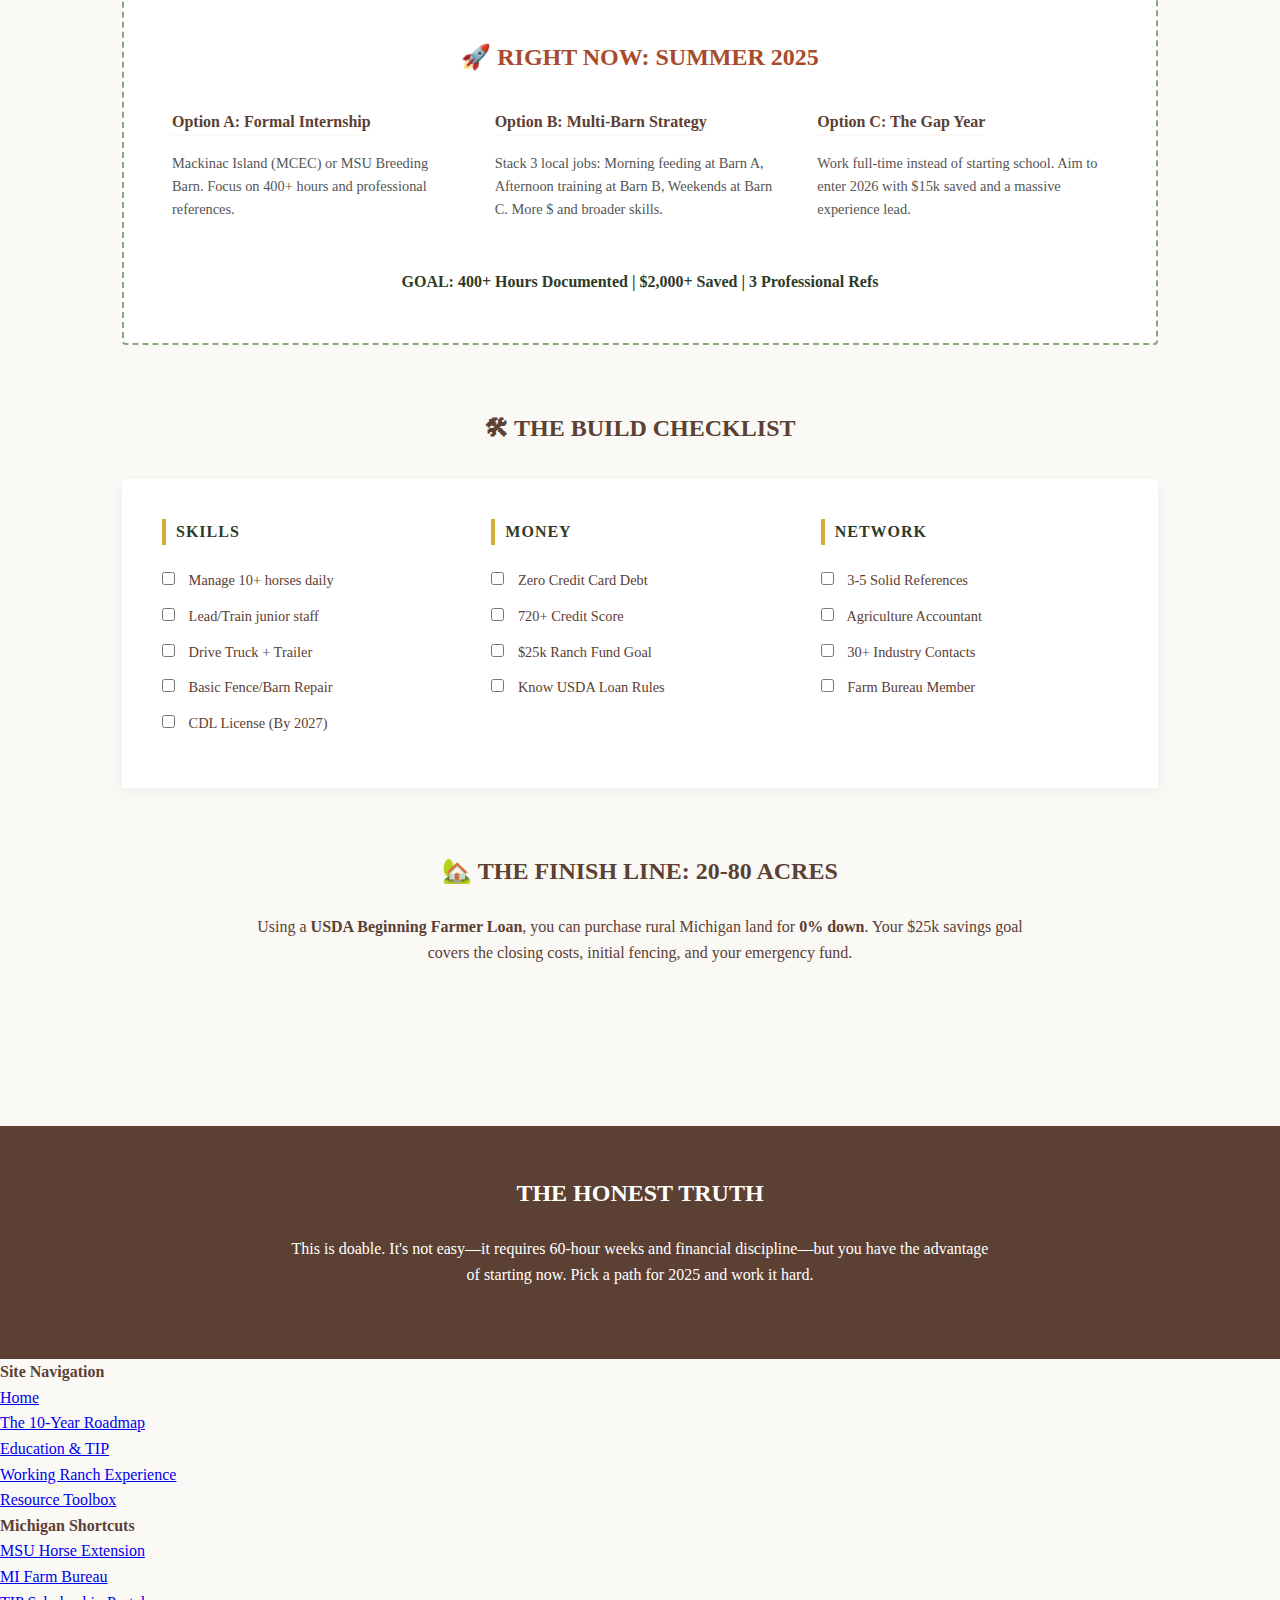
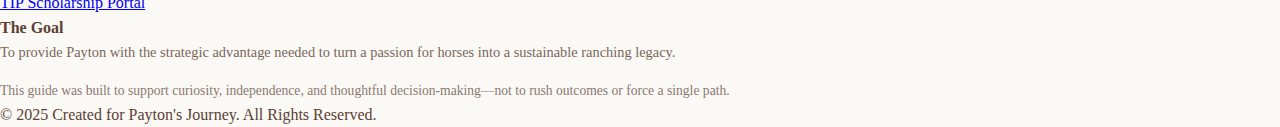
<file: roadmap.html>
<!DOCTYPE html>
<html lang="en">
<head>
    <meta charset="UTF-8">
    <meta name="viewport" content="width=device-width, initial-scale=1.0">
    <title>10-Year Roadmap | Payton's Ranch Dream</title>
    
    <script src="main.js" defer></script>

    <style>
        /* CSS RESET & VARIABLES */
        * { margin: 0; padding: 0; box-sizing: border-box; }

        :root {
            --earth-brown: #5C4033;
            --sage-green: #87a878;
            --deep-forest: #2d3b26;
            --cream: #FAF9F6;
            --white: #ffffff;
            --gold: #D4AF37;
            --rust: #A84B2B;
            --section-padding: 4rem 2rem;
        }

        body {
            font-family: 'Georgia', serif;
            line-height: 1.6;
            color: var(--earth-brown);
            background-color: var(--cream);
            -webkit-font-smoothing: antialiased;
        }

        /* Nav Styles (Shared via main.js) */
        nav {
            background: var(--deep-forest);
            padding: 1.2rem;
            display: flex;
            justify-content: center;
            flex-wrap: wrap;
            gap: 1rem 2rem;
            position: sticky;
            top: 0;
            z-index: 1000;
            box-shadow: 0 2px 10px rgba(0,0,0,0.3);
        }

        nav a {
            color: var(--white);
            text-decoration: none;
            font-size: 0.85rem;
            font-weight: bold;
            text-transform: uppercase;
            letter-spacing: 1.5px;
            transition: color 0.3s;
        }

        nav a:hover { color: var(--sage-green); }

        /* UNIFIED HEADER STYLE */
        header {
            background: linear-gradient(rgba(0,0,0,0.6), rgba(0,0,0,0.6)),
                        url('https://images.unsplash.com/photo-1726801561954-52fc19008cf6?auto=format&fit=crop&q=80&w=2000');
            background-size: cover;
            background-position: center;
            padding: clamp(5rem, 15vh, 8rem) 1.5rem;
            text-align: center;
            color: var(--white);
            display: flex;
            flex-direction: column;
            align-items: center;
            justify-content: center;
            min-height: 350px;
        }

        header h1 { 
            font-size: clamp(2.2rem, 7vw, 3.5rem); 
            margin-bottom: 1rem; 
            text-shadow: 2px 2px 10px rgba(0,0,0,0.5);
            line-height: 1.1;
        }

        header p { 
            font-size: clamp(1rem, 3vw, 1.2rem); 
            max-width: 800px;
            opacity: 0.9; 
        }

        /* MAIN CONTENT */
        .container {
            max-width: 1100px;
            margin: 0 auto;
            padding: var(--section-padding);
        }

        /* NEXT STEPS SECTION (Replacing Fund Tracker) */
        .next-steps-container {
            background: var(--white);
            padding: 2.5rem;
            border-radius: 8px;
            margin-bottom: 4rem;
            box-shadow: 0 10px 30px rgba(0,0,0,0.05);
            border: 2px solid var(--gold);
        }

        .next-steps-container h2 { color: var(--deep-forest); text-align: center; margin-bottom: 1.5rem; }

        .action-card {
            background: var(--cream);
            padding: 1.5rem;
            margin-bottom: 1rem;
            border-left: 5px solid var(--sage-green);
        }

        .priority-badge {
            background: var(--rust);
            color: white;
            font-size: 0.7rem;
            padding: 2px 8px;
            border-radius: 4px;
            text-transform: uppercase;
            float: right;
        }

        /* THE THREE PATHS - GRID */
        .path-grid {
            display: grid;
            grid-template-columns: repeat(auto-fit, minmax(300px, 1fr));
            gap: 2rem;
            margin-bottom: 4rem;
        }

        .path-card {
            background: var(--white);
            padding: 2rem;
            border-top: 6px solid var(--sage-green);
            box-shadow: 0 4px 15px rgba(0,0,0,0.05);
            transition: transform 0.3s;
        }

        .path-card:hover { transform: translateY(-5px); }
        .path-card h3 { color: var(--deep-forest); margin-bottom: 1rem; display: flex; align-items: center; gap: 10px; }
        .path-card ul { list-style: none; margin-bottom: 1.5rem; }
        .path-card li { margin-bottom: 0.6rem; font-size: 0.95rem; padding-left: 1.5rem; position: relative; }
        .path-card li::before { content: '→'; position: absolute; left: 0; color: var(--gold); }
        
        .path-meta { font-weight: bold; font-size: 0.85rem; border-top: 1px solid #eee; padding-top: 1rem; }

        /* SUMMER 2025 FOCUS */
        .summer-focus {
            background: var(--white);
            padding: 3rem;
            border-radius: 4px;
            margin-bottom: 4rem;
            border: 2px dashed var(--sage-green);
        }

        .summer-focus h2 { text-align: center; margin-bottom: 2rem; color: var(--rust); }

        .option-grid {
            display: grid;
            grid-template-columns: repeat(auto-fit, minmax(250px, 1fr));
            gap: 2rem;
        }

        .option-box h4 { margin-bottom: 1rem; color: var(--earth-brown); border-bottom: 2px solid var(--cream); display: inline-block; }
        .option-box p { font-size: 0.9rem; color: #555; margin-bottom: 1rem; }

        /* CHECKLIST SECTION */
        .checklist-container {
            display: grid;
            grid-template-columns: repeat(auto-fit, minmax(280px, 1fr));
            gap: 2rem;
            background: var(--white);
            padding: 2.5rem;
            box-shadow: 0 4px 15px rgba(0,0,0,0.05);
        }

        .checklist-box h3 { font-size: 1rem; text-transform: uppercase; letter-spacing: 1px; margin-bottom: 1.5rem; color: var(--deep-forest); border-left: 4px solid var(--gold); padding-left: 10px; }
        .checklist-box label { display: block; margin-bottom: 0.8rem; font-size: 0.9rem; cursor: pointer; }
        .checklist-box input { margin-right: 10px; accent-color: var(--sage-green); }

        /* FINAL TRUTH SECTION */
        .truth-banner {
            background: var(--earth-brown);
            color: white;
            padding: 3rem;
            text-align: center;
            margin-top: 4rem;
        }

        @media (max-width: 768px) {
            :root { --section-padding: 3rem 1rem; }
            .summer-focus { padding: 1.5rem; }
        }
    </style>
</head>
<body>

    <div id="nav-placeholder"></div>

    <header>
        <h1>Payton's Ranch Roadmap</h1>
        <p>From Michigan High School to Sustainable Ranch Ownership</p>
    </header>

    <main class="container">

        <div style="margin-top: 4rem;">
            <h2 style="text-align: center; margin-bottom: 1.5rem;">More Than One Path</h2>
            <p style="text-align: center; max-width: 800px; margin: 0 auto 2rem;">
               <p>This roadmap represents one proven path to ranch ownership, but it's not the only way. Many successful ranch owners took different routes—some went straight to work without college, others started with smaller properties, some partnered with existing operations. Use this as a flexible guide, not a rigid rulebook. Your journey may look different, and that's perfectly okay.</p>
        </div>

        <section class="next-steps-container">
            <h2>📅 Phase 1: Immediate Actions</h2>
            <div class="action-card">
                <span class="priority-badge">High Priority</span>
                <h3>🔍 Local Stable Research</h3>
                <p>Find 15 facilities within 30 miles. Check Google for boarding stables and Facebook for MI horse groups.</p>
            </div>
            <div class="action-card">
                <span class="priority-badge">High Priority</span>
                <h3>📱 Professional Setup</h3>
                <p>Set up LinkedIn and RanchWork.com alerts. Draft a professional intro email for barn managers.</p>
            </div>
        </section>

        <h2 style="text-align: center; margin-bottom: 2rem;">🎯 THE BIG PICTURE: PICK YOUR PATH</h2>
        <div class="path-grid">
            <div class="path-card">
                <h3>🎓 Path 1: College</h3>
                <ul>
                    <li>MSU using TIP (Free Tuition)</li>
                    <li>Summers at Guest Ranches</li>
                    <li>Graduate 2029 Debt-Free</li>
                    <li>Ownership target: 2033-2035</li>
                </ul>
                <div class="path-meta">TIME: 10 Years | SAVINGS: ~$10-25k</div>
            </div>
            <div class="path-card" style="border-top-color: var(--gold);">
                <h3>🚜 Path 2: Full-Work</h3>
                <ul>
                    <li>Skip college, full-time ranch hand</li>
                    <li>Live at home, save 70% of income</li>
                    <li>Aggressive experience building</li>
                    <li>Ownership target: 2029-2031</li>
                </ul>
                <div class="path-meta">TIME: 6-8 Years | SAVINGS: ~$80-100k</div>
            </div>
            <div class="path-card" style="border-top-color: var(--rust);">
                <h3>⚖️ Path 3: Hybrid</h3>
                <ul>
                    <li>Community College + Barn Work</li>
                    <li>Transfer to MSU later OR Work</li>
                    <li>Keep all options open</li>
                    <li>Adjust based on market</li>
                </ul>
                <div class="path-meta">TIME: 8-10 Years | SAVINGS: ~$20-50k</div>
            </div>
        </div>

        <section class="summer-focus">
            <h2>🚀 RIGHT NOW: SUMMER 2025</h2>
            <div class="option-grid">
                <div class="option-box">
                    <h4>Option A: Formal Internship</h4>
                    <p>Mackinac Island (MCEC) or MSU Breeding Barn. Focus on 400+ hours and professional references.</p>
                </div>
                <div class="option-box">
                    <h4>Option B: Multi-Barn Strategy</h4>
                    <p>Stack 3 local jobs: Morning feeding at Barn A, Afternoon training at Barn B, Weekends at Barn C. More $ and broader skills.</p>
                </div>
                <div class="option-box">
                    <h4>Option C: The Gap Year</h4>
                    <p>Work full-time instead of starting school. Aim to enter 2026 with $15k saved and a massive experience lead.</p>
                </div>
            </div>
            <p style="text-align:center; margin-top: 2rem; font-weight: bold; color: var(--deep-forest);">
                GOAL: 400+ Hours Documented | $2,000+ Saved | 3 Professional Refs
            </p>
        </section>

        <h2 style="text-align: center; margin-bottom: 2rem;">🛠 THE BUILD CHECKLIST</h2>
        <div class="checklist-container">
            <div class="checklist-box">
                <h3>Skills</h3>
                <label><input type="checkbox"> Manage 10+ horses daily</label>
                <label><input type="checkbox"> Lead/Train junior staff</label>
                <label><input type="checkbox"> Drive Truck + Trailer</label>
                <label><input type="checkbox"> Basic Fence/Barn Repair</label>
                <label><input type="checkbox"> CDL License (By 2027)</label>
            </div>
            <div class="checklist-box">
                <h3>Money</h3>
                <label><input type="checkbox"> Zero Credit Card Debt</label>
                <label><input type="checkbox"> 720+ Credit Score</label>
                <label><input type="checkbox"> $25k Ranch Fund Goal</label>
                <label><input type="checkbox"> Know USDA Loan Rules</label>
            </div>
            <div class="checklist-box">
                <h3>Network</h3>
                <label><input type="checkbox"> 3-5 Solid References</label>
                <label><input type="checkbox"> Agriculture Accountant</label>
                <label><input type="checkbox"> 30+ Industry Contacts</label>
                <label><input type="checkbox"> Farm Bureau Member</label>
            </div>
        </div>

        <div style="margin-top: 4rem;">
            <h2 style="text-align: center; margin-bottom: 1.5rem;">🏡 THE FINISH LINE: 20-80 ACRES</h2>
            <p style="text-align: center; max-width: 800px; margin: 0 auto 2rem;">
                Using a <strong>USDA Beginning Farmer Loan</strong>, you can purchase rural Michigan land for <strong>0% down</strong>. Your $25k savings goal covers the closing costs, initial fencing, and your emergency fund.
            </p>
        </div>

    </main>

    <section class="truth-banner">
        <h2>THE HONEST TRUTH</h2>
        <p style="max-width: 700px; margin: 1.5rem auto;">
            This is doable. It's not easy—it requires 60-hour weeks and financial discipline—but you have the advantage of starting now. Pick a path for 2025 and work it hard.
        </p>
    </section>

    <div id="footer-placeholder"></div>

</body>
</html>
</file>
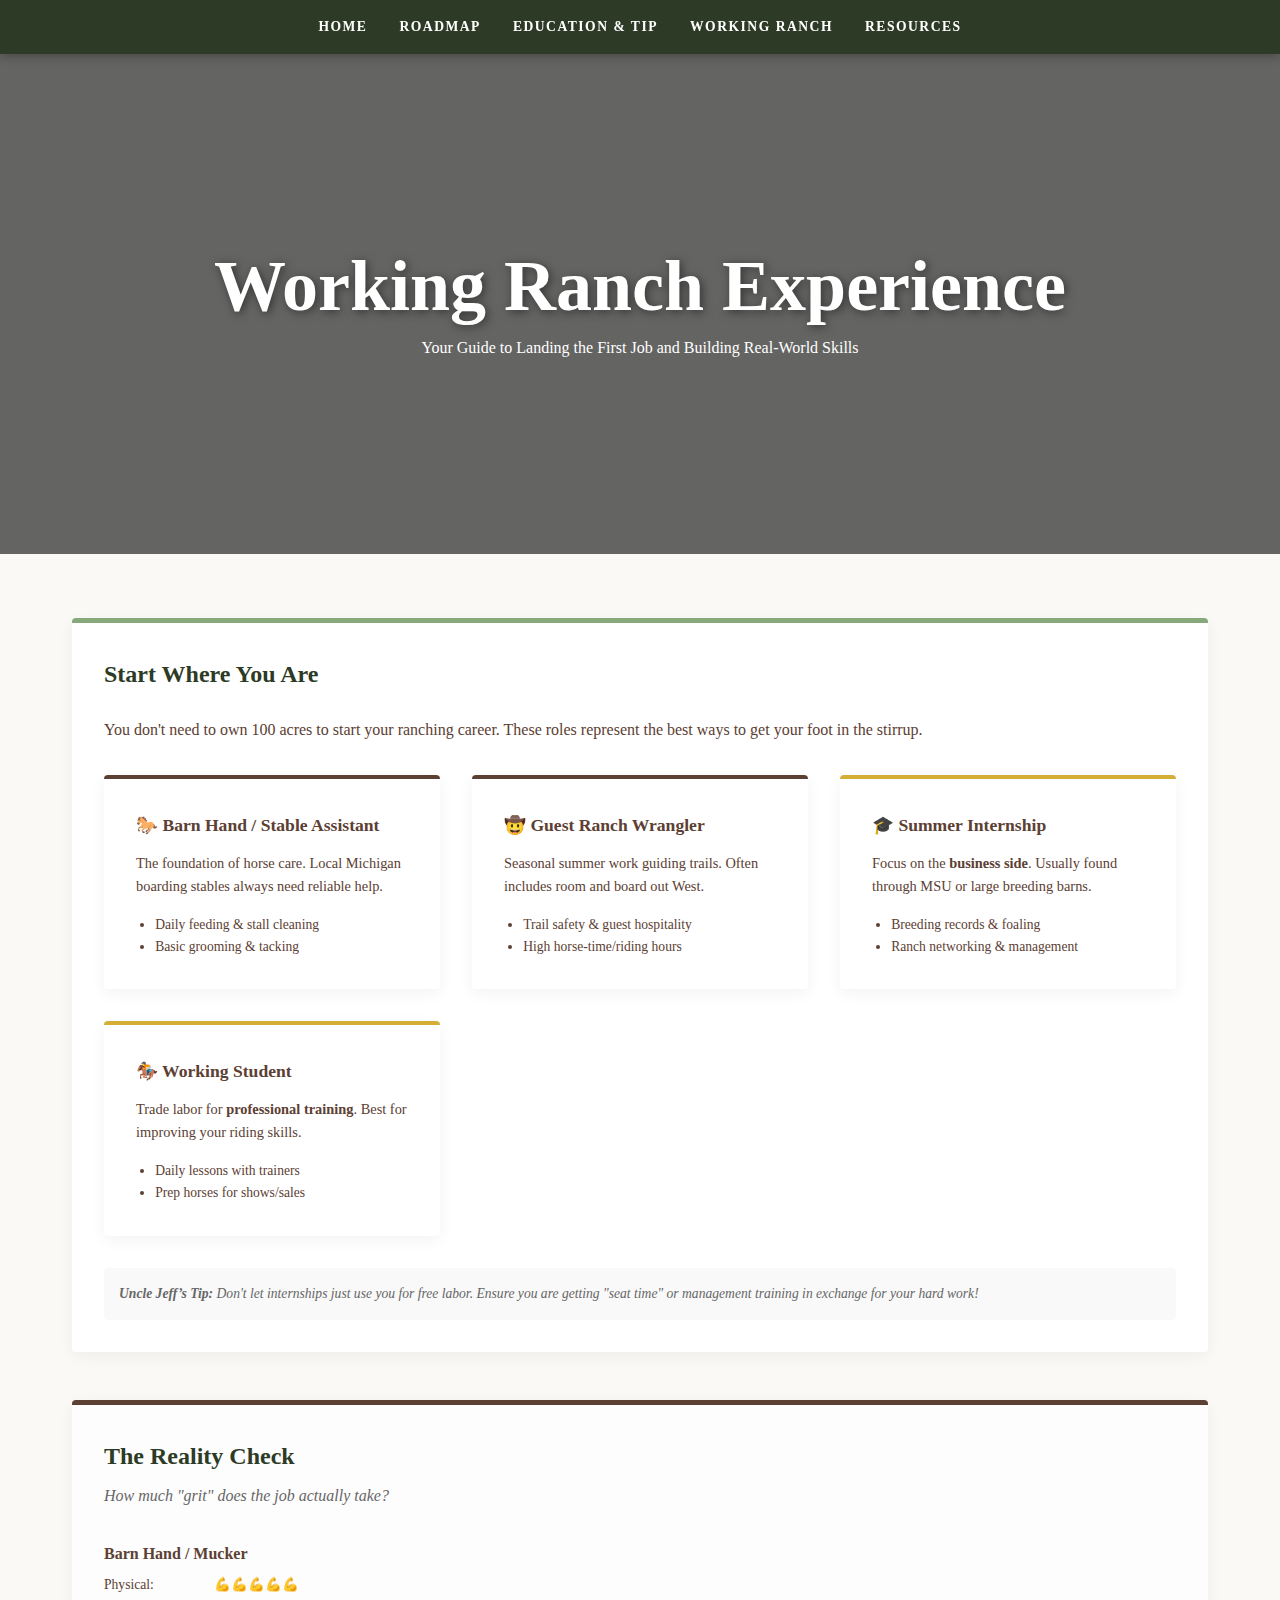
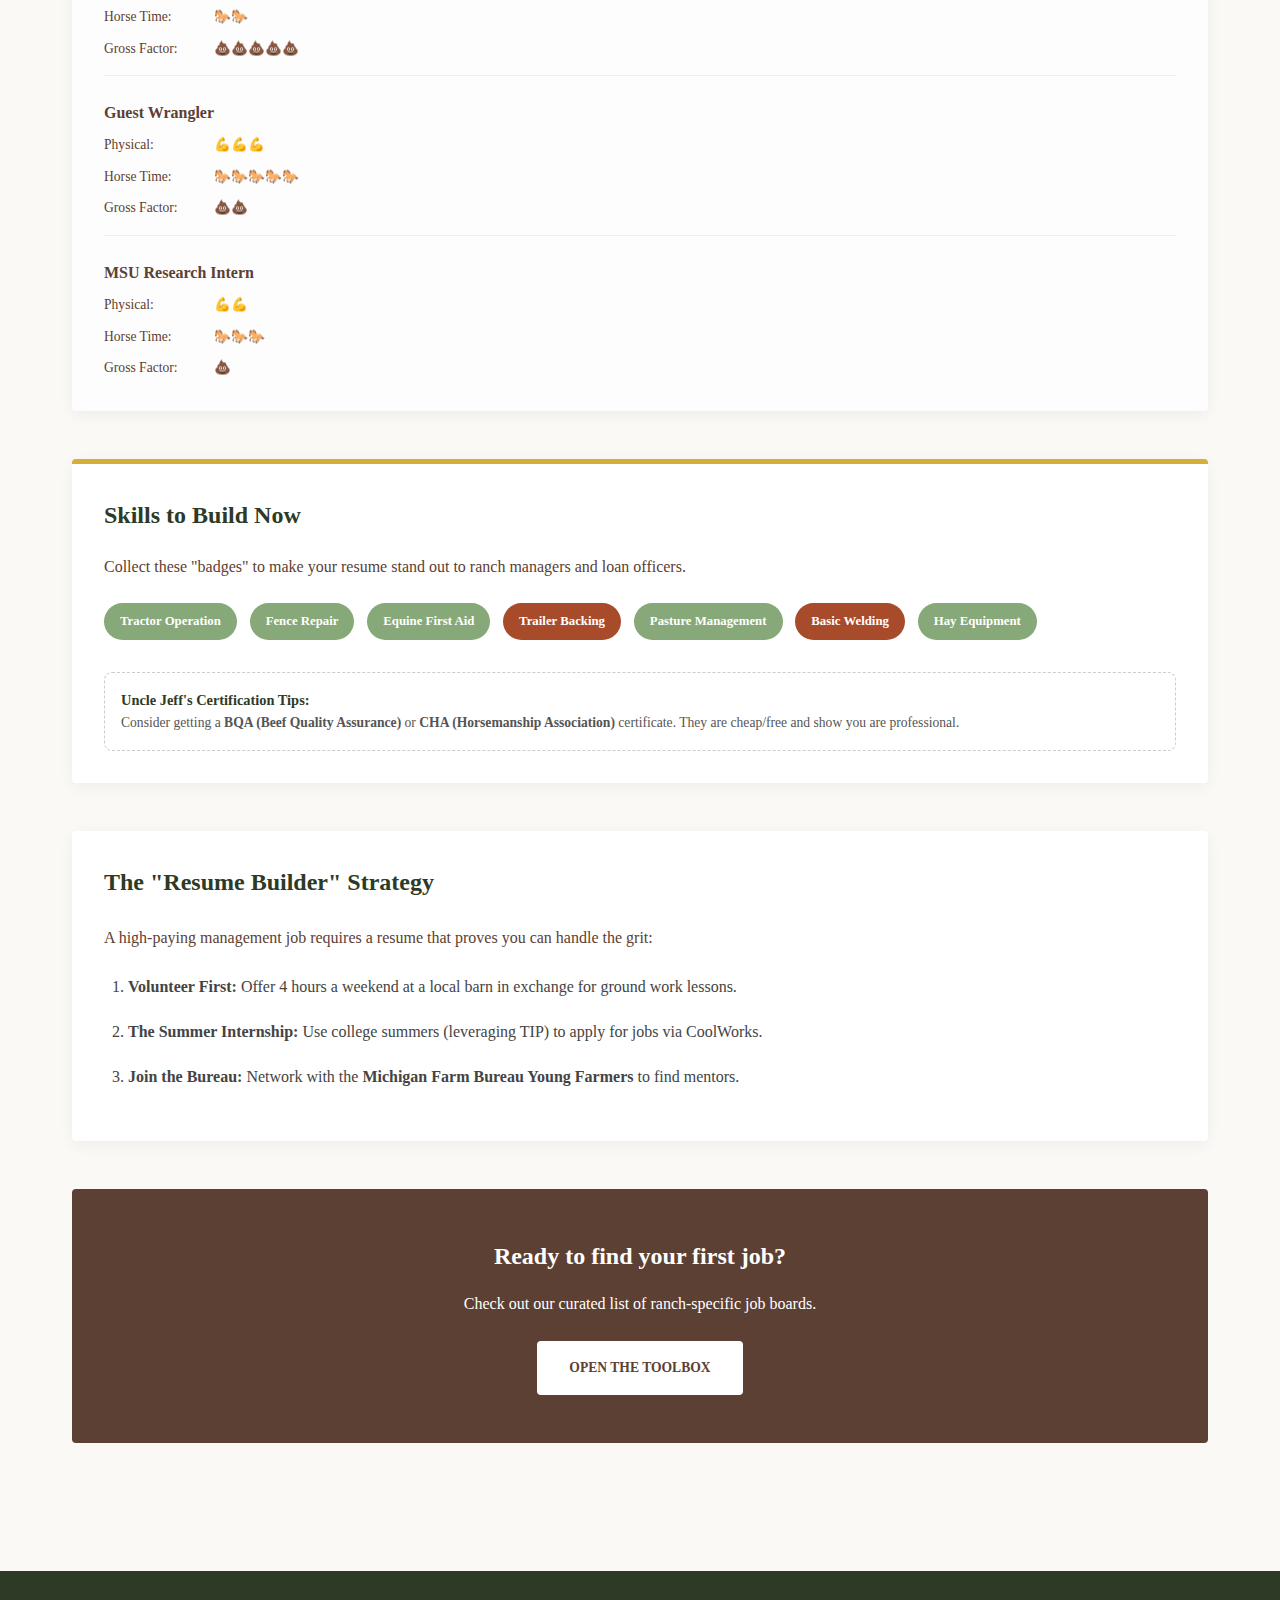
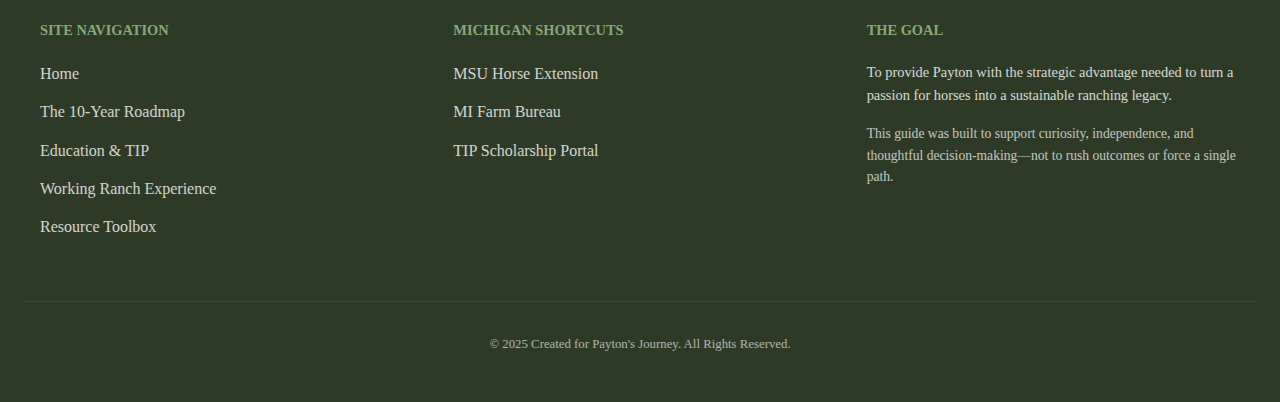
<file: working-ranch.html>
<!DOCTYPE html>
<html lang="en">
<head>
    <meta charset="UTF-8">
    <meta name="viewport" content="width=device-width, initial-scale=1.0">
    <title>Working Ranch Experience | Payton's Ranch Dream</title>
    
    <script src="main.js" defer></script>
    <link rel="stylesheet" href="style.css">
</head>
<body>

    <div id="nav-placeholder"></div>

    <header style="background-image: linear-gradient(rgba(0,0,0,0.6), rgba(0,0,0,0.6)), url('https://images.unsplash.com/photo-1551884831-bbf3cdc6469e?auto=format&fit=crop&q=80&w=2000');">
        <h1>Working Ranch Experience</h1>
        <p>Your Guide to Landing the First Job and Building Real-World Skills</p>
    </header>

    <main class="container">

        <section class="card" style="border-top: 5px solid var(--sage-green); margin-bottom: 3rem;">
            <h2 style="color: var(--deep-forest); margin-bottom: 1.5rem;">Start Where You Are</h2>
            <p style="margin-bottom: 2rem;">You don't need to own 100 acres to start your ranching career. These roles represent the best ways to get your foot in the stirrup.</p>

            <div class="cards-grid">
                <div class="option-box" style="display: flex; flex-direction: column; border-top: 4px solid var(--earth-brown);">
                    <h3 style="font-size: 1.1rem; margin-bottom: 0.8rem;">🐎 Barn Hand / Stable Assistant</h3>
                    <p style="flex-grow: 1; font-size: 0.9rem;">The foundation of horse care. Local Michigan boarding stables always need reliable help.</p>
                    <ul style="font-size: 0.85rem; padding-left: 1.2rem; margin-top: 1rem;">
                        <li>Daily feeding & stall cleaning</li>
                        <li>Basic grooming & tacking</li>
                    </ul>
                </div>

                <div class="option-box" style="display: flex; flex-direction: column; border-top: 4px solid var(--earth-brown);">
                    <h3 style="font-size: 1.1rem; margin-bottom: 0.8rem;">🤠 Guest Ranch Wrangler</h3>
                    <p style="flex-grow: 1; font-size: 0.9rem;">Seasonal summer work guiding trails. Often includes room and board out West.</p>
                    <ul style="font-size: 0.85rem; padding-left: 1.2rem; margin-top: 1rem;">
                        <li>Trail safety & guest hospitality</li>
                        <li>High horse-time/riding hours</li>
                    </ul>
                </div>

                <div class="option-box" style="display: flex; flex-direction: column; border-top: 4px solid var(--gold);">
                    <h3 style="font-size: 1.1rem; margin-bottom: 0.8rem;">🎓 Summer Internship</h3>
                    <p style="flex-grow: 1; font-size: 0.9rem;">Focus on the <strong>business side</strong>. Usually found through MSU or large breeding barns.</p>
                    <ul style="font-size: 0.85rem; padding-left: 1.2rem; margin-top: 1rem;">
                        <li>Breeding records & foaling</li>
                        <li>Ranch networking & management</li>
                    </ul>
                </div>

                <div class="option-box" style="display: flex; flex-direction: column; border-top: 4px solid var(--gold);">
                    <h3 style="font-size: 1.1rem; margin-bottom: 0.8rem;">🏇 Working Student</h3>
                    <p style="flex-grow: 1; font-size: 0.9rem;">Trade labor for <strong>professional training</strong>. Best for improving your riding skills.</p>
                    <ul style="font-size: 0.85rem; padding-left: 1.2rem; margin-top: 1rem;">
                        <li>Daily lessons with trainers</li>
                        <li>Prep horses for shows/sales</li>
                    </ul>
                </div>
            </div>
            
            <p style="font-size: 0.85rem; font-style: italic; color: #666; background: #f9f9f9; padding: 15px; border-radius: 4px; margin-top: 2rem;">
                <strong>Uncle Jeff’s Tip:</strong> Don't let internships just use you for free labor. Ensure you are getting "seat time" or management training in exchange for your hard work!
            </p>
        </section>

        <section class="card" style="border-top: 5px solid var(--earth-brown); margin-bottom: 3rem; background-color: #fdfdfd;">
            <h2 style="color: var(--deep-forest); margin-bottom: 0.5rem;">The Reality Check</h2>
            <p style="margin-bottom: 2rem; font-style: italic; color: #666;">How much "grit" does the job actually take?</p>
            
            <div style="display: flex; flex-direction: column; gap: 1.5rem;">
                <div style="border-bottom: 1px solid #eee; padding-bottom: 1rem;">
                    <h4 style="color: var(--earth-brown); margin-bottom: 0.5rem;">Barn Hand / Mucker</h4>
                    <div style="display: grid; grid-template-columns: 100px 1fr; align-items: center; gap: 10px; font-size: 0.85rem;">
                        <span>Physical:</span> <span style="color: var(--gold);">💪💪💪💪💪</span>
                        <span>Horse Time:</span> <span style="color: var(--gold);">🐎🐎</span>
                        <span>Gross Factor:</span> <span style="color: var(--gold);">💩💩💩💩💩</span>
                    </div>
                </div>

                <div style="border-bottom: 1px solid #eee; padding-bottom: 1rem;">
                    <h4 style="color: var(--earth-brown); margin-bottom: 0.5rem;">Guest Wrangler</h4>
                    <div style="display: grid; grid-template-columns: 100px 1fr; align-items: center; gap: 10px; font-size: 0.85rem;">
                        <span>Physical:</span> <span style="color: var(--gold);">💪💪💪</span>
                        <span>Horse Time:</span> <span style="color: var(--gold);">🐎🐎🐎🐎🐎</span>
                        <span>Gross Factor:</span> <span style="color: var(--gold);">💩💩</span>
                    </div>
                </div>

                <div>
                    <h4 style="color: var(--earth-brown); margin-bottom: 0.5rem;">MSU Research Intern</h4>
                    <div style="display: grid; grid-template-columns: 100px 1fr; align-items: center; gap: 10px; font-size: 0.85rem;">
                        <span>Physical:</span> <span style="color: var(--gold);">💪💪</span>
                        <span>Horse Time:</span> <span style="color: var(--gold);">🐎🐎🐎</span>
                        <span>Gross Factor:</span> <span style="color: var(--gold);">💩</span>
                    </div>
                </div>
            </div>
        </section>

        <section class="card" style="border-top: 5px solid var(--gold); margin-bottom: 3rem;">
            <h2 style="color: var(--deep-forest); margin-bottom: 1.2rem;">Skills to Build Now</h2>
            <p>Collect these "badges" to make your resume stand out to ranch managers and loan officers.</p>
            
            <div style="display: flex; flex-wrap: wrap; gap: 0.8rem; margin-top: 1.5rem;">
                <span style="background: var(--sage-green); color: white; padding: 0.5rem 1rem; border-radius: 20px; font-size: 0.8rem; font-weight: bold;">Tractor Operation</span>
                <span style="background: var(--sage-green); color: white; padding: 0.5rem 1rem; border-radius: 20px; font-size: 0.8rem; font-weight: bold;">Fence Repair</span>
                <span style="background: var(--sage-green); color: white; padding: 0.5rem 1rem; border-radius: 20px; font-size: 0.8rem; font-weight: bold;">Equine First Aid</span>
                <span style="background: var(--rust); color: white; padding: 0.5rem 1rem; border-radius: 20px; font-size: 0.8rem; font-weight: bold;">Trailer Backing</span>
                <span style="background: var(--sage-green); color: white; padding: 0.5rem 1rem; border-radius: 20px; font-size: 0.8rem; font-weight: bold;">Pasture Management</span>
                <span style="background: var(--rust); color: white; padding: 0.5rem 1rem; border-radius: 20px; font-size: 0.8rem; font-weight: bold;">Basic Welding</span>
                <span style="background: var(--sage-green); color: white; padding: 0.5rem 1rem; border-radius: 20px; font-size: 0.8rem; font-weight: bold;">Hay Equipment</span>
            </div>

            <div style="margin-top: 2rem; border: 1px dashed #ccc; padding: 1rem; border-radius: 8px;">
                <h4 style="font-size: 0.9rem; color: var(--deep-forest);">Uncle Jeff's Certification Tips:</h4>
                <p style="font-size: 0.85rem; color: #555;">Consider getting a <strong>BQA (Beef Quality Assurance)</strong> or <strong>CHA (Horsemanship Association)</strong> certificate. They are cheap/free and show you are professional.</p>
            </div>
        </section>

        <section class="card" style="margin-bottom: 3rem;">
            <h2 style="color: var(--deep-forest); margin-bottom: 1.5rem;">The "Resume Builder" Strategy</h2>
            <p>A high-paying management job requires a resume that proves you can handle the grit:</p>
            <ol style="margin-left: 1.5rem; margin-top: 1.5rem; color: #444;">
                <li style="margin-bottom: 1.2rem;"><strong>Volunteer First:</strong> Offer 4 hours a weekend at a local barn in exchange for ground work lessons.</li>
                <li style="margin-bottom: 1.2rem;"><strong>The Summer Internship:</strong> Use college summers (leveraging TIP) to apply for jobs via CoolWorks.</li>
                <li style="margin-bottom: 1.2rem;"><strong>Join the Bureau:</strong> Network with the <strong>Michigan Farm Bureau Young Farmers</strong> to find mentors.</li>
            </ol>
        </section>

        <div style="background: var(--earth-brown); color: white; padding: 3rem 2rem; text-align: center; border-radius: 4px;">
            <h3 style="font-size: 1.5rem; margin-bottom: 1rem;">Ready to find your first job?</h3>
            <p>Check out our curated list of ranch-specific job boards.</p>
            <a href="resources.html" style="display: inline-block; margin-top: 1.5rem; padding: 1rem 2rem; background: var(--white); color: var(--earth-brown); text-decoration: none; font-weight: bold; text-transform: uppercase; font-size: 0.85rem; border-radius: 4px;">Open the Toolbox</a>
        </div>

    </main>

    <div id="footer-placeholder"></div>

</body>
</html>
</file>
<file: style.css>
/* --- VARIABLES & RESET --- */
* { margin: 0; padding: 0; box-sizing: border-box; }

:root {
    --earth-brown: #5C4033;
    --sage-green: #87a878;
    --deep-forest: #2d3b26;
    --cream: #FAF9F6;
    --white: #ffffff;
    --gold: #D4AF37;
    --rust: #A84B2B;
    --section-padding: 4rem 2rem;
}

body {
    font-family: 'Georgia', serif;
    line-height: 1.6;
    color: var(--earth-brown);
    background-color: var(--cream);
    -webkit-font-smoothing: antialiased;
    overflow-x: hidden; /* Prevents horizontal scrolling on mobile */
}

/* --- SHARED NAVIGATION (The #nav-placeholder) --- */
nav {
    background: var(--deep-forest);
    padding: 1rem;
    display: flex;
    justify-content: center;
    flex-wrap: wrap;
    gap: 1rem 2rem;
    position: sticky;
    top: 0;
    z-index: 1000;
    box-shadow: 0 2px 10px rgba(0,0,0,0.3);
}

nav a {
    color: var(--white);
    text-decoration: none;
    font-size: 0.85rem;
    font-weight: bold;
    text-transform: uppercase;
    letter-spacing: 1.5px;
    transition: color 0.3s;
    white-space: nowrap;
}

nav a:hover { color: var(--sage-green); }

/* --- SHARED HEADERS --- */
header, .hero {
    background: linear-gradient(rgba(0,0,0,0.5), rgba(0,0,0,0.7)),
                url('https://images.unsplash.com/photo-1598974357801-cbca100e65d3?auto=format&fit=crop&q=80&w=2000');
    background-size: cover;
    background-position: center;
    padding: clamp(4rem, 12vh, 8rem) 1.5rem;
    text-align: center;
    color: var(--white);
    display: flex;
    flex-direction: column;
    align-items: center;
    justify-content: center;
}

header h1, .hero h1 { 
    font-size: clamp(2.2rem, 8vw, 4rem); 
    margin-bottom: 0.5rem; 
    text-shadow: 2px 2px 10px rgba(0,0,0,0.5);
    line-height: 1.1;
}

/* --- CONTAINERS & GRIDS --- */
.container {
    max-width: 1200px;
    margin: 0 auto;
    padding: var(--section-padding);
}

/* Roadmap Grid & Index Grid Combined Logic */
.cards-grid, .option-grid, .milestone-grid {
    display: grid;
    grid-template-columns: repeat(auto-fit, minmax(280px, 1fr));
    gap: 2rem;
}

/* Individual Card/Box Styling */
.card, .option-box, .milestone-box {
    background: var(--white);
    padding: 2rem;
    border-radius: 4px;
    box-shadow: 0 4px 15px rgba(0,0,0,0.05);
}

/* Roadmap Specific Details */
details {
    background: var(--white);
    margin-bottom: 1.5rem;
    border-radius: 8px;
    border-left: 8px solid var(--sage-green);
    overflow: hidden;
}

summary {
    padding: 1.5rem;
    font-weight: bold;
    cursor: pointer;
    display: flex;
    justify-content: space-between;
    align-items: center;
    color: var(--deep-forest);
}

/* --- SHARED FOOTER --- */
footer {
    background: var(--deep-forest);
    color: white;
    padding: 3rem 1.5rem;
    margin-top: 4rem;
}

.footer-grid {
    max-width: 1200px;
    margin: 0 auto;
    display: grid;
    grid-template-columns: repeat(auto-fit, minmax(250px, 1fr));
    gap: 2.5rem;
}

.footer-col h4 { color: var(--sage-green); margin-bottom: 1.2rem; text-transform: uppercase; font-size: 0.9rem; }
.footer-col ul { list-style: none; }
.footer-col ul li { margin-bottom: 0.8rem; }
.footer-col a { color: var(--cream); text-decoration: none; opacity: 0.8; }

.copyright {
    text-align: center;
    margin-top: 3rem;
    padding-top: 2rem;
    border-top: 1px solid rgba(255,255,255,0.1);
    font-size: 0.8rem;
    opacity: 0.6;
}

/* --- MOBILE RESPONSIVENESS (The Critical Fix) --- */
@media (max-width: 768px) {
    :root { --section-padding: 2rem 1.2rem; }
    
    nav { gap: 0.5rem 1rem; padding: 0.75rem; }
    nav a { font-size: 0.7rem; letter-spacing: 0.5px; }

    /* Force all grids to stack vertically on mobile */
    .cards-grid, .option-grid, .milestone-grid, .footer-grid {
        grid-template-columns: 1fr !important;
    }

    .footer-grid { text-align: center; }
    
    .summer-focus { padding: 1.5rem 1rem !important; }
    
    /* Prevents large text from breaking boxes */
    h1, h2, h3 { overflow-wrap: break-word; }
}
/* Increase Header Height for Desktop */
@media (min-width: 1024px) {
    header {
        min-height: 500px; /* Adjust this number to make it taller or shorter */
        padding: 120px 20px; /* Increases top and bottom spacing */
    }
    
    header h1 {
        font-size: 4.5rem; /* Makes the title larger on big screens */
    }
}
</file>
